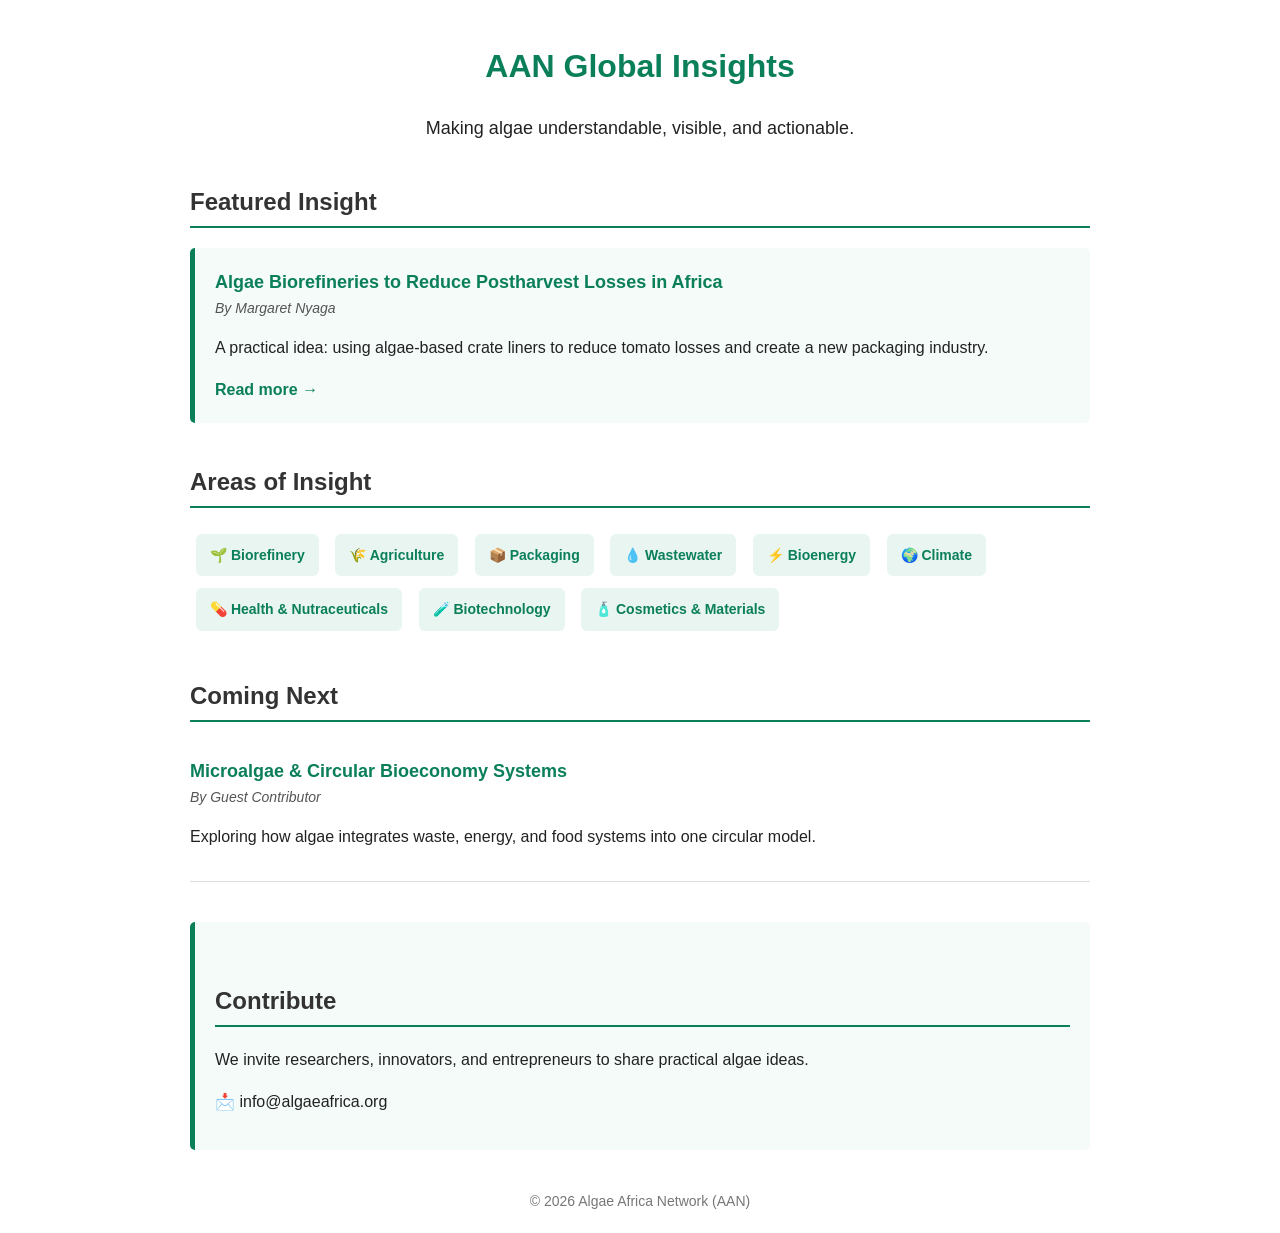
<file: aan-global-insights.html>
<!DOCTYPE html>
<html lang="en">
<head>
  <meta charset="UTF-8">
  <title>AAN Global Insights | Algae Africa Network</title>
  <meta name="viewport" content="width=device-width, initial-scale=1.0">
  
  <style>
    body {
      font-family: Arial, sans-serif;
      max-width: 900px;
      margin: auto;
      padding: 20px;
      line-height: 1.6;
      color: #222;
    }

    h1 {
      color: #0a7f5a;
      text-align: center;
    }

    h2 {
      margin-top: 40px;
      color: #333;
      border-bottom: 2px solid #0a7f5a;
      padding-bottom: 5px;
    }

    .intro {
      text-align: center;
      font-size: 18px;
      margin-bottom: 30px;
    }

    .featured {
      background: #f4fbf8;
      padding: 20px;
      border-left: 5px solid #0a7f5a;
      border-radius: 5px;
    }

    .post {
      border-bottom: 1px solid #ddd;
      padding: 15px 0;
    }

    .post-title {
      font-weight: bold;
      font-size: 18px;
      color: #0a7f5a;
    }

    .author {
      color: #555;
      font-size: 14px;
      font-style: italic;
    }

    .categories span {
      display: inline-block;
      background: #e8f5f0;
      margin: 6px;
      padding: 10px 14px;
      border-radius: 6px;
      font-size: 14px;
      font-weight: bold;
      color: #0a7f5a;
    }

    a {
      color: #0a7f5a;
      text-decoration: none;
      font-weight: bold;
    }

    .cta {
      background: #f4fbf8;
      padding: 20px;
      margin-top: 40px;
      border-left: 5px solid #0a7f5a;
      border-radius: 5px;
    }

    footer {
      margin-top: 40px;
      text-align: center;
      font-size: 14px;
      color: #777;
    }
  </style>
</head>

<body>

<h1>AAN Global Insights</h1>

<div class="intro">
  Making algae understandable, visible, and actionable.
</div>

<!-- Featured REAL POST -->
<h2>Featured Insight</h2>
<div class="featured">
  <div class="post-title">
    Algae Biorefineries to Reduce Postharvest Losses in Africa
  </div>
  <div class="author">By Margaret Nyaga</div>
  <p>
    A practical idea: using algae-based crate liners to reduce tomato losses and create a new packaging industry.
  </p>
  <a href="post1.html">Read more →</a>
</div>

<!-- Areas -->
<h2>Areas of Insight</h2>
<div class="categories">
  <span>🌱 Biorefinery</span>
  <span>🌾 Agriculture</span>
  <span>📦 Packaging</span>
  <span>💧 Wastewater</span>
  <span>⚡ Bioenergy</span>
  <span>🌍 Climate</span>
  <span>💊 Health & Nutraceuticals </span>
  <span>🧪 Biotechnology</span>
  <span>🧴 Cosmetics & Materials </span>
</div>

<!-- ONE upcoming -->
<h2>Coming Next</h2>
<div class="post">
  <div class="post-title">
    Microalgae & Circular Bioeconomy Systems
  </div>
  <div class="author">By Guest Contributor</div>
  <p>
    Exploring how algae integrates waste, energy, and food systems into one circular model.
  </p>
</div>

<!-- CTA -->
<div class="cta">
  <h2>Contribute</h2>
  <p>
    We invite researchers, innovators, and entrepreneurs to share practical algae ideas.
  </p>
  <p>
    📩 info@algaeafrica.org
  </p>
</div>

<footer>
  © 2026 Algae Africa Network (AAN)
</footer>

</body>
</html>
</file>
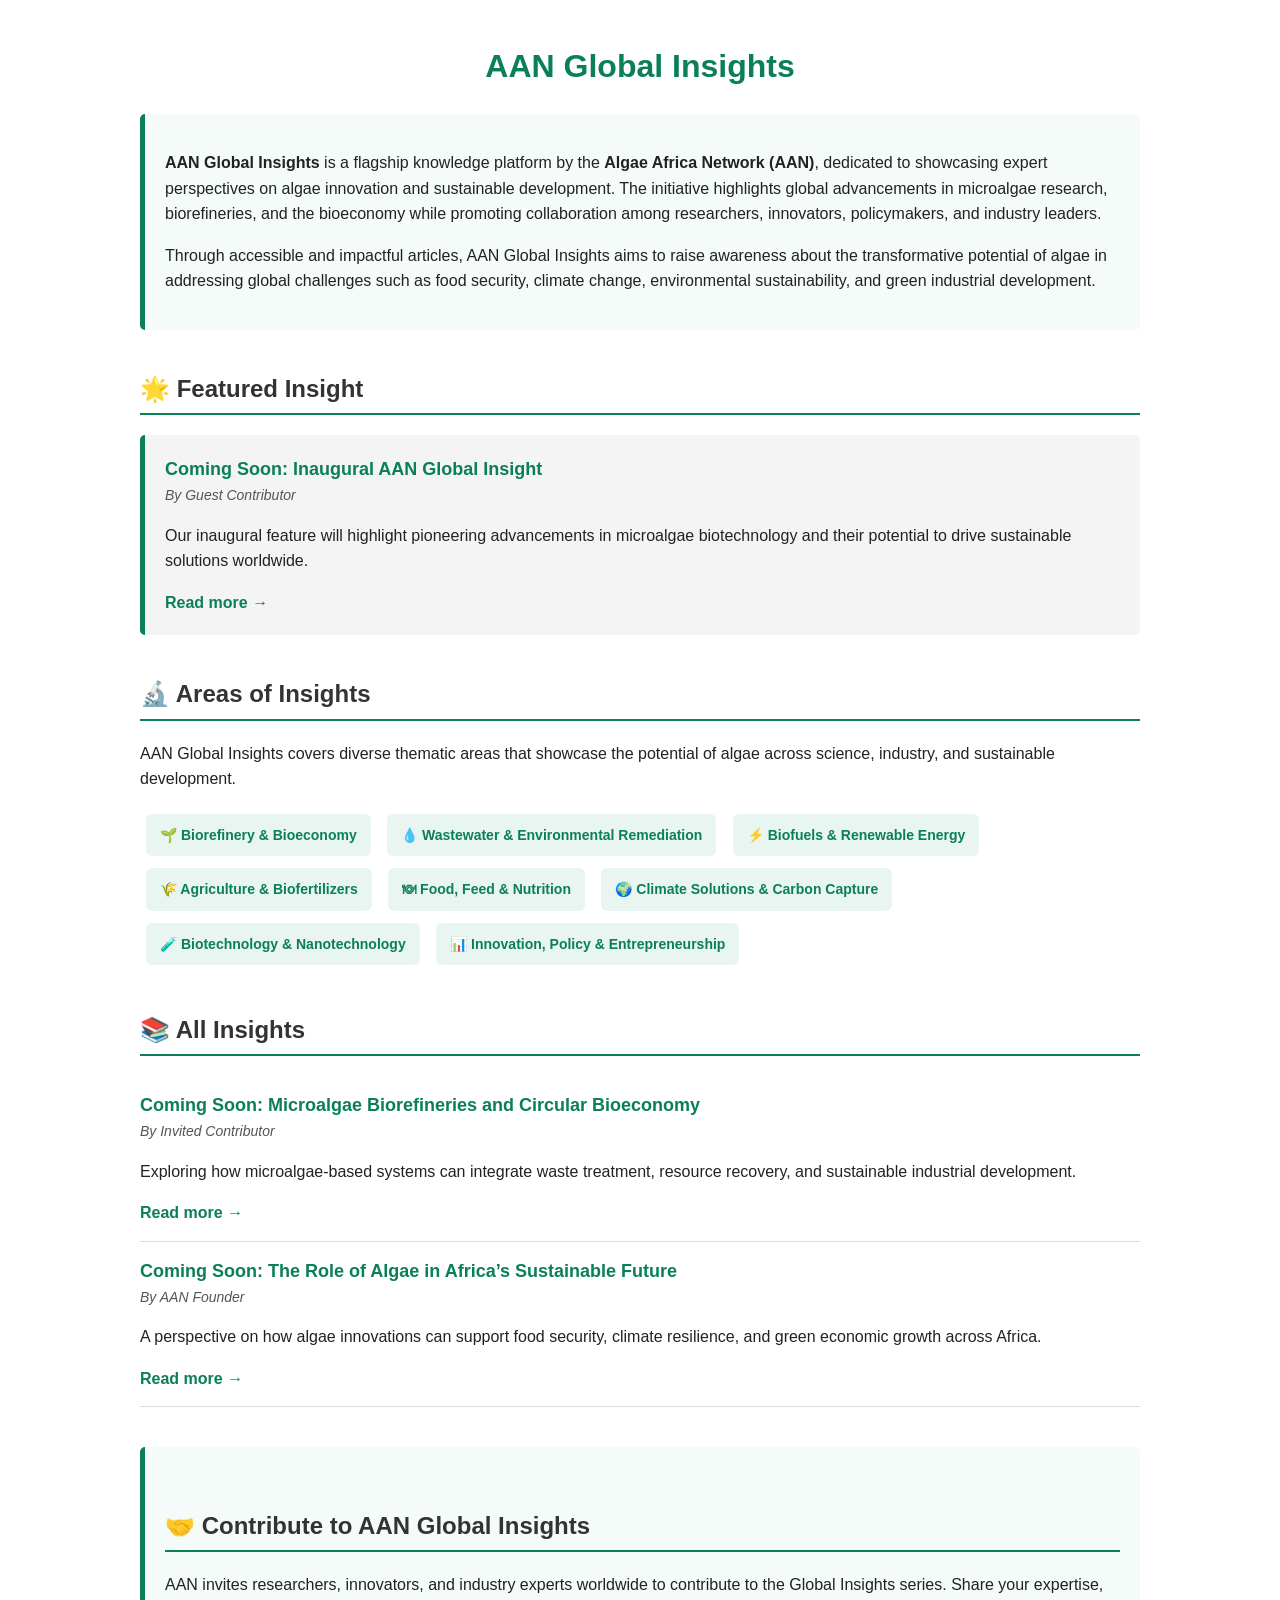
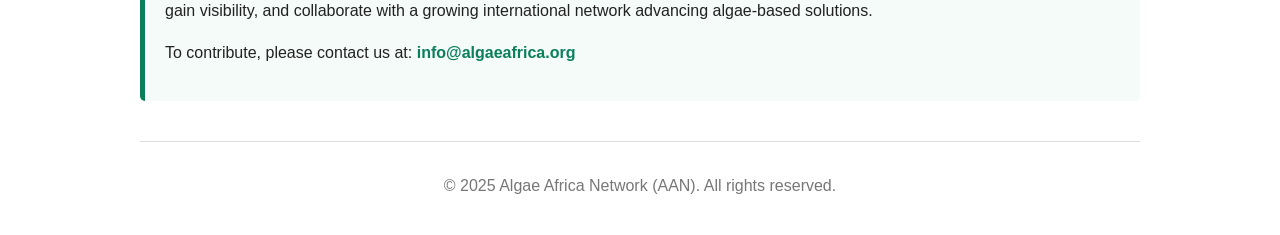
<file: aan-global-insights.html.html>
<!DOCTYPE html>
<html lang="en">
<head>
  <meta charset="UTF-8">
  <title>AAN Global Insights | Algae Africa Network</title>
  <meta name="viewport" content="width=device-width, initial-scale=1.0">
  
  <style>
    body {
      font-family: Arial, sans-serif;
      max-width: 1000px;
      margin: auto;
      padding: 20px;
      line-height: 1.6;
      color: #222;
      background-color: #ffffff;
    }

    h1 {
      color: #0a7f5a;
      text-align: center;
    }

    h2 {
      margin-top: 40px;
      color: #333;
      border-bottom: 2px solid #0a7f5a;
      padding-bottom: 5px;
    }

    p {
      font-size: 16px;
    }

    .intro {
      background: #f4fbf8;
      padding: 20px;
      border-left: 5px solid #0a7f5a;
      border-radius: 5px;
    }

    .featured {
      background: #f4f4f4;
      padding: 20px;
      border-left: 5px solid #0a7f5a;
      margin-top: 20px;
      border-radius: 5px;
    }

    .categories {
      margin-top: 15px;
    }

    .categories span {
      display: inline-block;
      background: #e8f5f0;
      margin: 6px;
      padding: 10px 14px;
      border-radius: 6px;
      font-size: 14px;
      font-weight: bold;
      color: #0a7f5a;
    }

    .post {
      border-bottom: 1px solid #ddd;
      padding: 15px 0;
    }

    .post-title {
      font-weight: bold;
      font-size: 18px;
      color: #0a7f5a;
    }

    .author {
      color: #555;
      font-size: 14px;
      font-style: italic;
    }

    a {
      color: #0a7f5a;
      text-decoration: none;
      font-weight: bold;
    }

    a:hover {
      text-decoration: underline;
    }

    .cta {
      background: #f4fbf8;
      padding: 20px;
      margin-top: 40px;
      border-left: 5px solid #0a7f5a;
      border-radius: 5px;
    }

    footer {
      margin-top: 40px;
      text-align: center;
      font-size: 14px;
      color: #777;
      border-top: 1px solid #ddd;
      padding-top: 15px;
    }
  </style>
</head>

<body>

  <!-- Page Title -->
  <h1>AAN Global Insights</h1>

  <!-- Description -->
  <div class="intro">
    <p>
      <strong>AAN Global Insights</strong> is a flagship knowledge platform by the
      <strong>Algae Africa Network (AAN)</strong>, dedicated to showcasing expert perspectives
      on algae innovation and sustainable development. The initiative highlights global
      advancements in microalgae research, biorefineries, and the bioeconomy while promoting
      collaboration among researchers, innovators, policymakers, and industry leaders.
    </p>
    <p>
      Through accessible and impactful articles, AAN Global Insights aims to raise awareness
      about the transformative potential of algae in addressing global challenges such as food
      security, climate change, environmental sustainability, and green industrial development.
    </p>
  </div>

  <!-- Featured Insight -->
  <h2>🌟 Featured Insight</h2>
  <div class="featured">
    <div class="post-title">
      Coming Soon: Inaugural AAN Global Insight
    </div>
    <div class="author">By Guest Contributor</div>
    <p>
      Our inaugural feature will highlight pioneering advancements in microalgae biotechnology
      and their potential to drive sustainable solutions worldwide.
    </p>
    <a href="#">Read more →</a>
  </div>

  <!-- Areas of Insights -->
  <h2>🔬 Areas of Insights</h2>
  <p>
    AAN Global Insights covers diverse thematic areas that showcase the potential of algae
    across science, industry, and sustainable development.
  </p>

  <div class="categories">
    <span>🌱 Biorefinery & Bioeconomy</span>
    <span>💧 Wastewater & Environmental Remediation</span>
    <span>⚡ Biofuels & Renewable Energy</span>
    <span>🌾 Agriculture & Biofertilizers</span>
    <span>🍽 Food, Feed & Nutrition</span>
    <span>🌍 Climate Solutions & Carbon Capture</span>
    <span>🧪 Biotechnology & Nanotechnology</span>
    <span>📊 Innovation, Policy & Entrepreneurship</span>
  </div>

  <!-- All Insights -->
  <h2>📚 All Insights</h2>

  <div class="post">
    <div class="post-title">Coming Soon: Microalgae Biorefineries and Circular Bioeconomy</div>
    <div class="author">By Invited Contributor</div>
    <p>
      Exploring how microalgae-based systems can integrate waste treatment, resource recovery,
      and sustainable industrial development.
    </p>
    <a href="#">Read more →</a>
  </div>

  <div class="post">
    <div class="post-title">Coming Soon: The Role of Algae in Africa’s Sustainable Future</div>
    <div class="author">By AAN Founder</div>
    <p>
      A perspective on how algae innovations can support food security, climate resilience,
      and green economic growth across Africa.
    </p>
    <a href="#">Read more →</a>
  </div>

  <!-- Call for Contributors -->
  <div class="cta">
    <h2>🤝 Contribute to AAN Global Insights</h2>
    <p>
      AAN invites researchers, innovators, and industry experts worldwide to contribute to the
      Global Insights series. Share your expertise, gain visibility, and collaborate with a growing
      international network advancing algae-based solutions.
    </p>
    <p>
      To contribute, please contact us at:
      <strong><a href="mailto:info@algaeafrica.org">info@algaeafrica.org</a></strong>
    </p>
  </div>

  <!-- Footer -->
  <footer>
    <p>© 2025 Algae Africa Network (AAN). All rights reserved.</p>
  </footer>

</body>
</html>
</file>
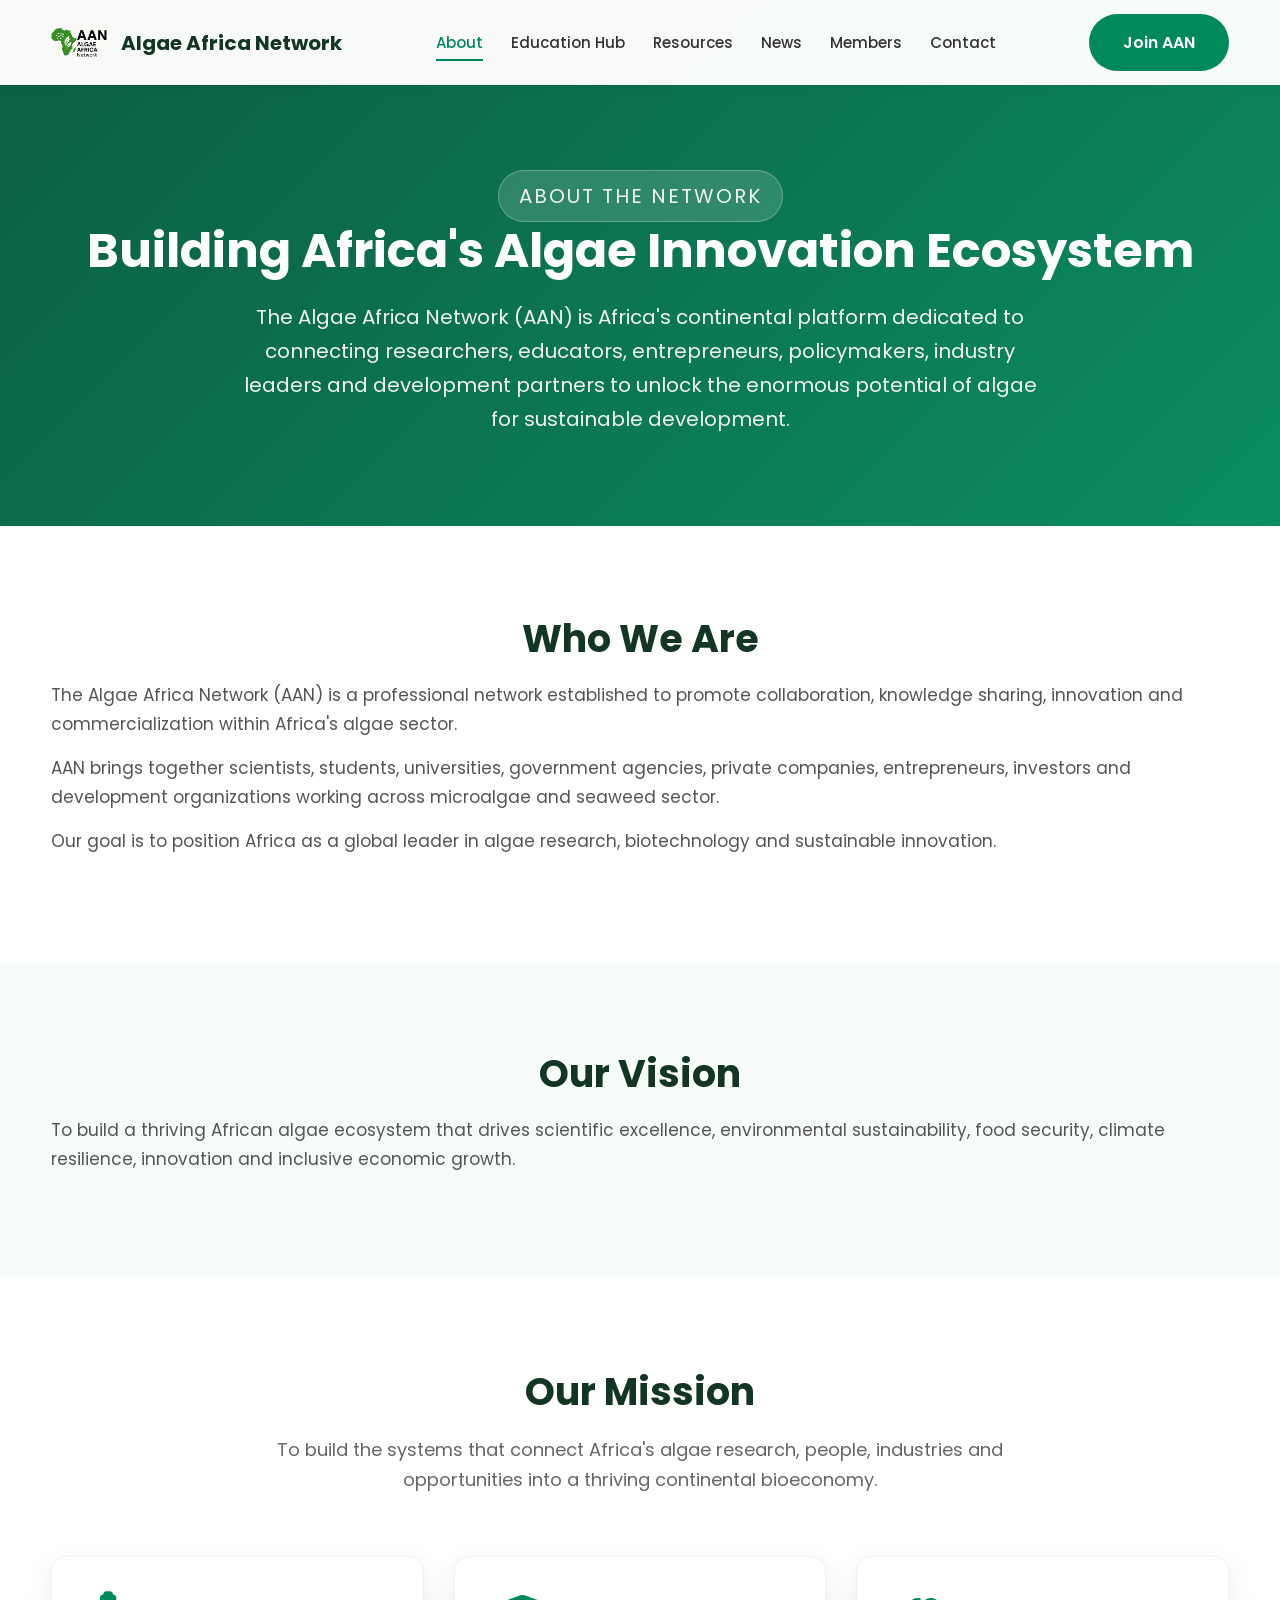
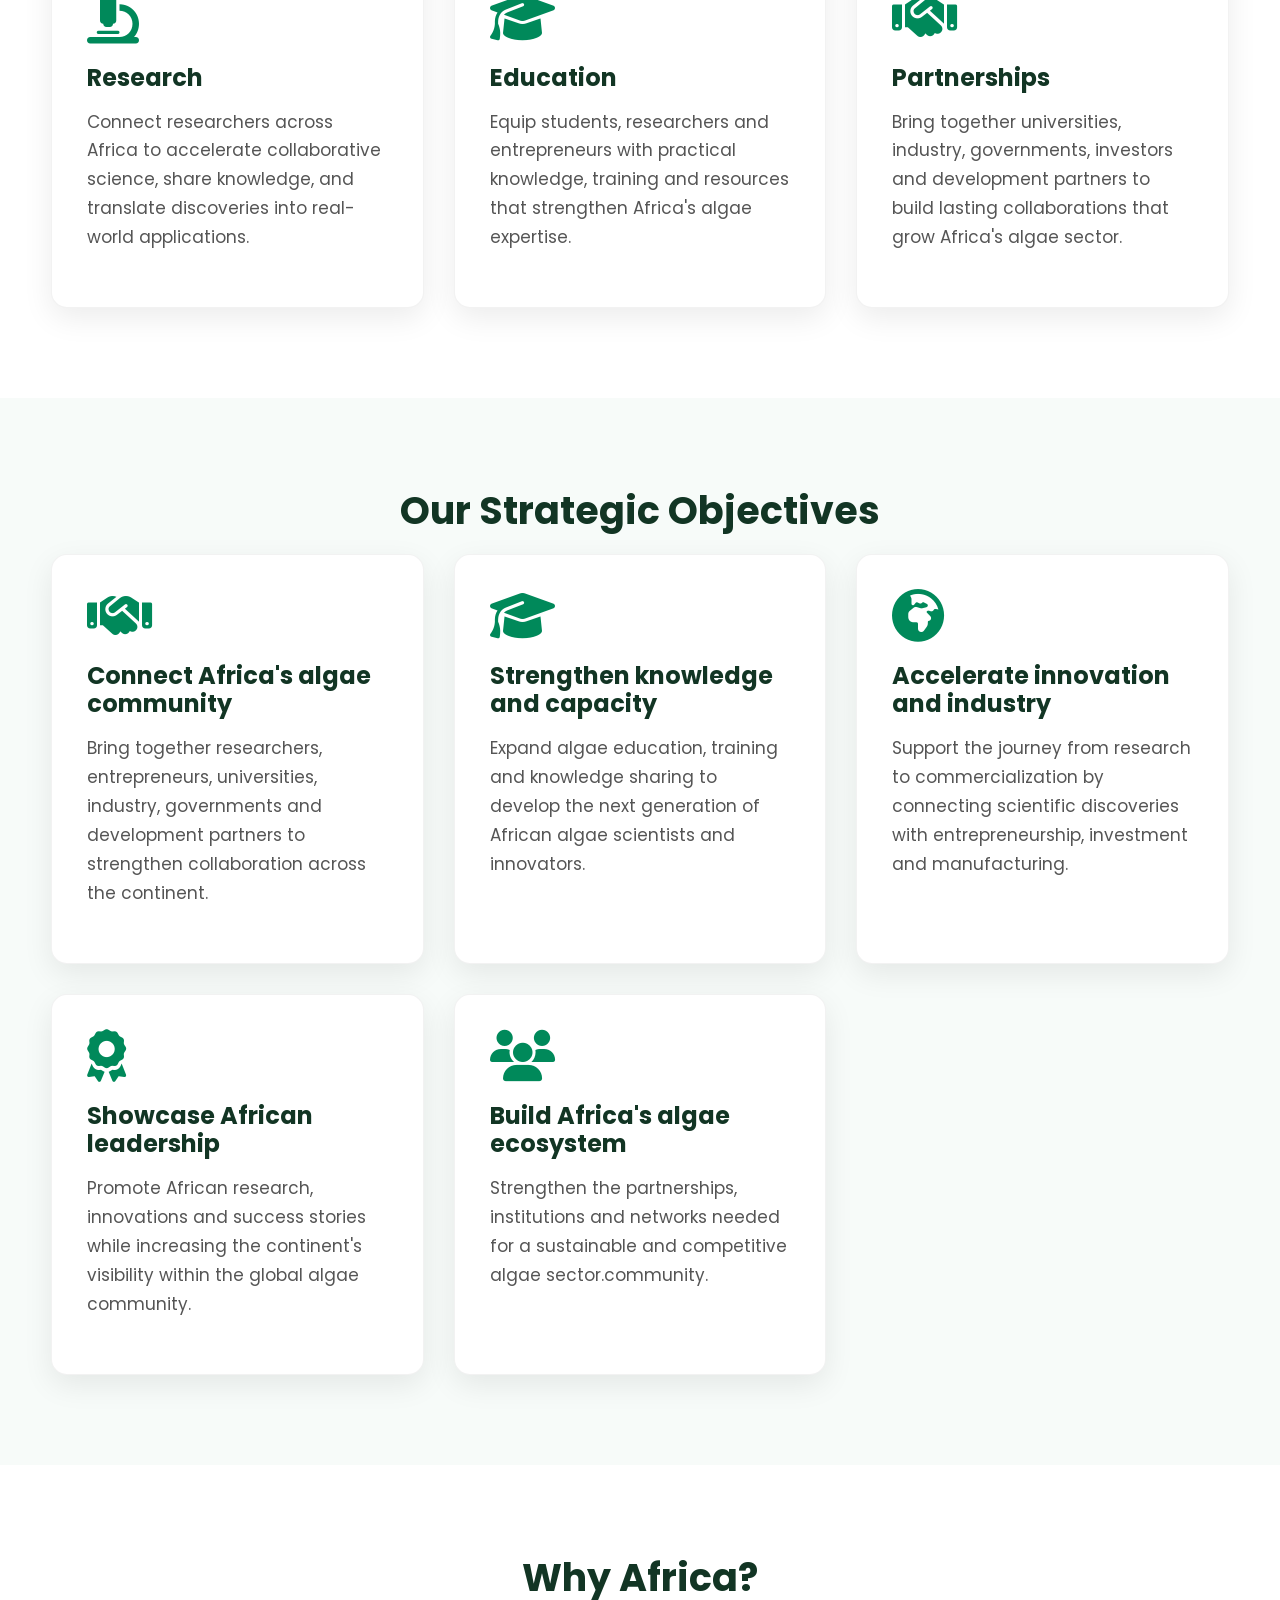
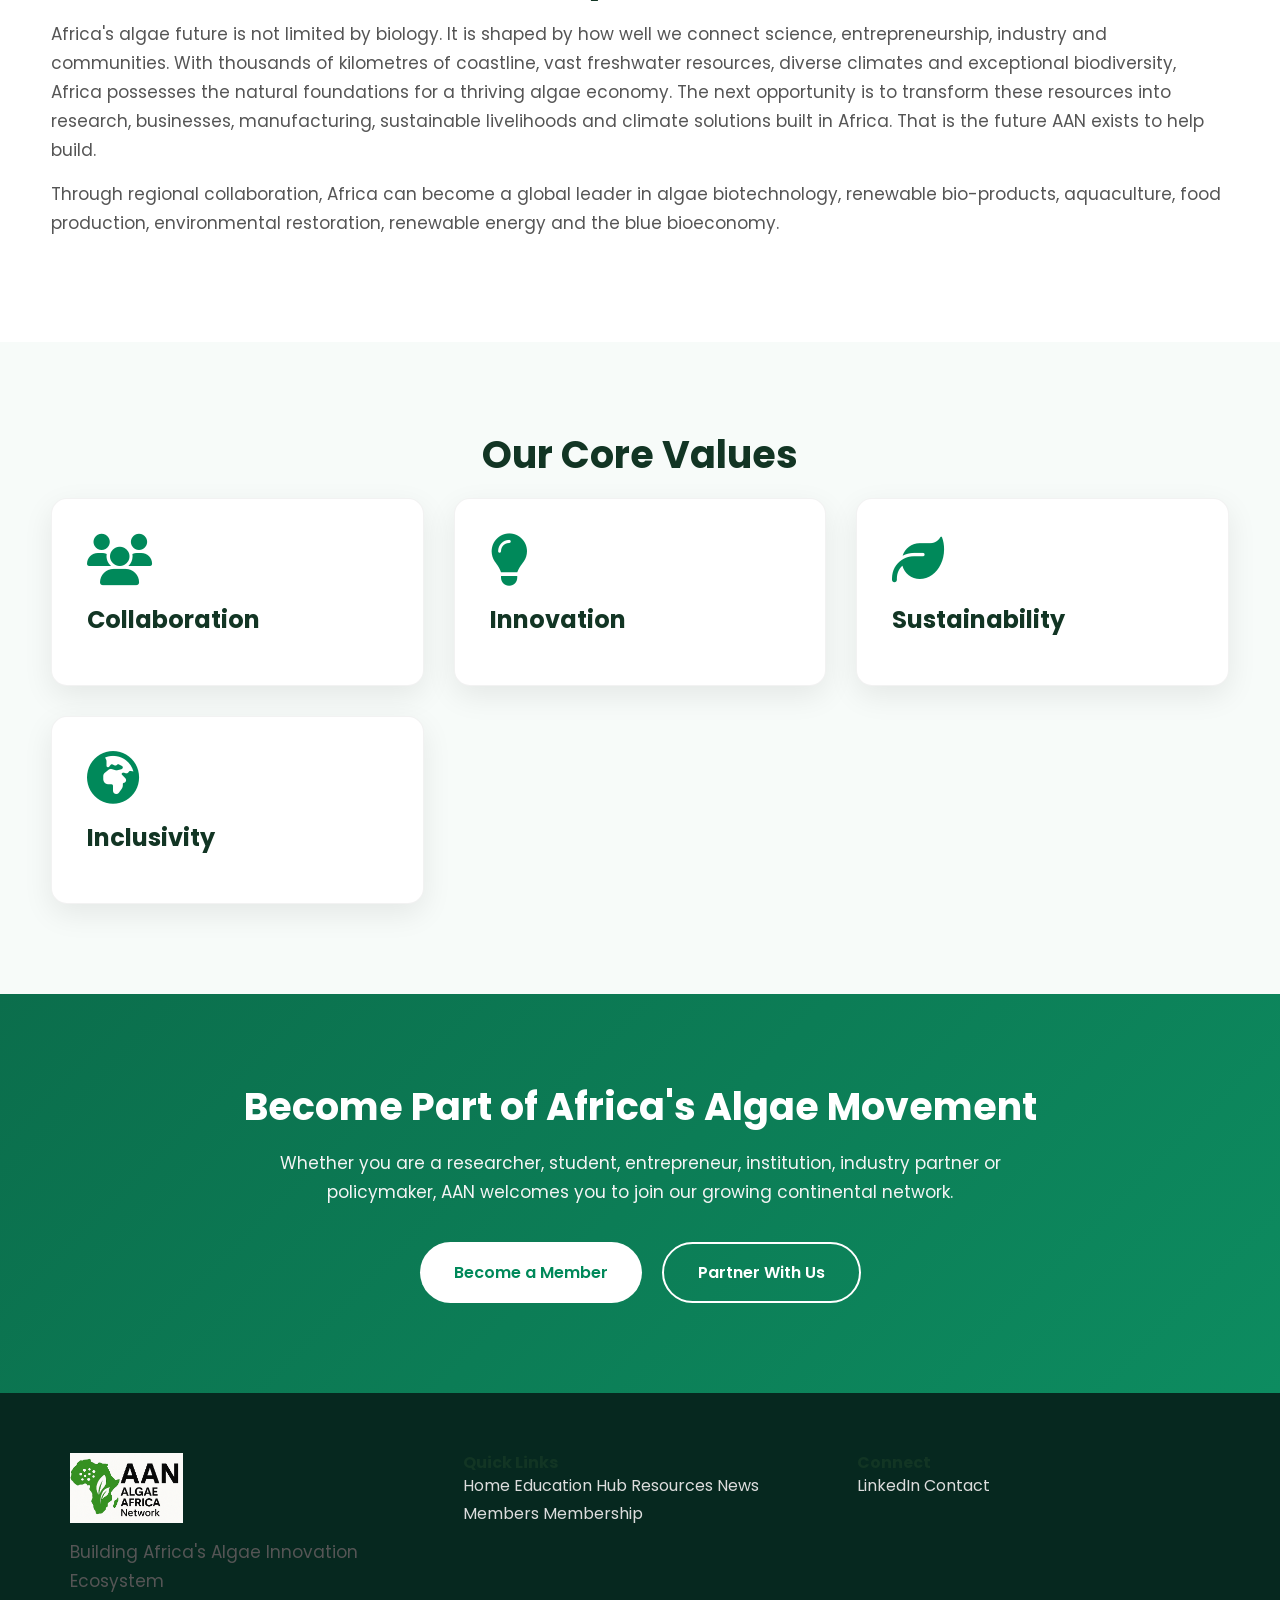
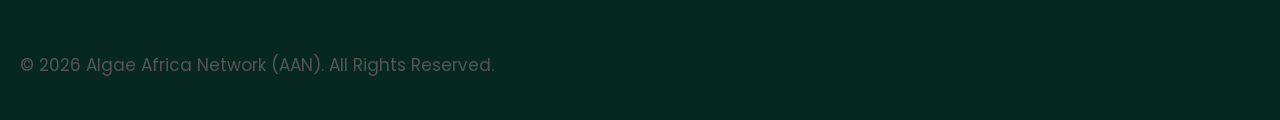
<file: about.html>
<!DOCTYPE html>
<html lang="en">

<head>

<meta charset="UTF-8">
<meta name="viewport" content="width=device-width, initial-scale=1.0">

<title>About | Algae Africa Network (AAN)</title>

<meta name="description"
content="Learn about the Algae Africa Network (AAN), our mission, vision, objectives, and commitment to advancing Africa's algae innovation ecosystem.">

<link rel="stylesheet" href="style.css">

<link rel="preconnect" href="https://fonts.googleapis.com">
<link rel="preconnect" href="https://fonts.gstatic.com" crossorigin>

<link href="https://fonts.googleapis.com/css2?family=Poppins:wght@300;400;500;600;700&display=swap" rel="stylesheet">

<link rel="stylesheet"
href="https://cdnjs.cloudflare.com/ajax/libs/font-awesome/6.6.0/css/all.min.css">

</head>

<body>

<!-- ================= HEADER ================= -->

<header>

<nav class="navbar container">

<a href="index.html" class="logo">

<img src="logo.png" alt="Algae Africa Network">

<span>Algae Africa Network</span>

</a>

<ul class="nav-links">

<li><a href="about.html" class="active">About</a></li>

<li><a href="education.html">Education Hub</a></li>

<li><a href="resources.html">Resources</a></li>

<li><a href="news.html">News</a></li>

<li><a href="members.html">Members</a></li>

<li><a href="contact.html">Contact</a></li>

</ul>

<a href="membership.html" class="join-btn">

Join AAN

</a>

</nav>

</header>

<!-- ================= PAGE HERO ================= -->

<section class="page-hero">

<div class="container">

<p class="hero-tag">

ABOUT THE NETWORK

</p>

<h1>

Building Africa's Algae Innovation Ecosystem

</h1>

<p>

The Algae Africa Network (AAN) is Africa's continental
platform dedicated to connecting researchers,
educators, entrepreneurs, policymakers,
industry leaders and development partners
to unlock the enormous potential of algae for sustainable development.

</p>

</div>

</section>

<!-- ================= WHO WE ARE ================= -->

<section class="section">

<div class="container">

<div class="two-column">

<div>

<h2>Who We Are</h2>

<p>

The Algae Africa Network (AAN) is a professional
network established to promote collaboration,
knowledge sharing, innovation and commercialization
within Africa's algae sector.

<p>

AAN brings together scientists, students,
universities, government agencies,
private companies, entrepreneurs,
investors and development organizations
working across microalgae and seaweed sector.

</p>

<p>

Our goal is to position Africa as a global leader
in algae research, biotechnology and sustainable innovation.

</p>

</div>
  
</div>

</div>

</section>

<!-- ================= VISION ================= -->

<section class="section light">

<div class="container">

<h2>Our Vision</h2>

<div class="vision-box">

<p>

To build a thriving African algae ecosystem that drives
scientific excellence,
environmental sustainability,
food security,
climate resilience,
innovation and inclusive economic growth.

</p>

</div>

</div>

</section>

<!-- ================= MISSION ================= -->

<section class="section">

<div class="container">

<h2>Our Mission</h2>

<p class="section-intro">

To build the systems that connect Africa's algae research, people, industries and opportunities into a thriving continental bioeconomy.

</p>

<div class="cards three">

<div class="card">

<i class="fas fa-microscope"></i>

<h3>Research</h3>

<p>

Connect researchers across Africa to accelerate collaborative science, share knowledge, and translate discoveries into real-world applications.

</p>

</div>

<div class="card">

<i class="fas fa-graduation-cap"></i>

<h3>Education</h3>

<p>

Equip students, researchers and entrepreneurs with practical knowledge, training and resources that strengthen Africa's algae expertise.

</p>

</div>

<div class="card">

<i class="fas fa-handshake"></i>

<h3>Partnerships</h3>

<p>

Bring together universities, industry, governments, investors and development partners to build lasting collaborations that grow Africa's algae sector.

</p>

</div>

</div>

</div>

</section>

<!-- ================= OBJECTIVES ================= -->

<section class="section light">

<div class="container">

<h2>Our Strategic Objectives</h2>

<div class="cards four">

<div class="card">

<i class="fas fa-handshake"></i>

<h3>Connect Africa's algae community</h3>

<p>

Bring together researchers, entrepreneurs, universities, industry, governments and development partners to strengthen collaboration across the continent.

</p>

</div>

<div class="card">

<i class="fas fa-graduation-cap"></i>

<h3>Strengthen knowledge and capacity</h3>

<p>

Expand algae education, training and knowledge sharing to develop the next generation of African algae scientists and innovators.

</p>

</div>

<div class="card">

<i class="fas fa-globe-africa"></i>

<h3>Accelerate innovation and industry</h3>

<p>

Support the journey from research to commercialization by connecting scientific discoveries with entrepreneurship, investment and manufacturing.

</p>

</div>

<div class="card">

<i class="fas fa-award"></i>

<h3>Showcase African leadership</h3>

<p>

Promote African research, innovations and success stories while increasing the continent's visibility within the global algae community.
</p>

</div>
<div class="card">

<i class="fas fa-users"></i>

<h3>Build Africa's algae ecosystem</h3>

<p>

Strengthen the partnerships, institutions and networks needed for a sustainable and competitive algae sector.community.
</p>

</div>
</div>

</div>

</section>

<!-- ================= WHY AFRICA ================= -->

<section class="section">

<div class="container">

<h2>Why Africa?</h2>

<p>

Africa's algae future is not limited by biology. It is shaped by how well we connect science, entrepreneurship, industry and communities.

With thousands of kilometres of coastline, vast freshwater resources, diverse climates and exceptional biodiversity, Africa possesses the natural foundations for a thriving algae economy. The next opportunity is to transform these resources into research, businesses, manufacturing, sustainable livelihoods and climate solutions built in Africa.

That is the future AAN exists to help build.

</p>

<p>

Through regional collaboration,
Africa can become a global leader in algae biotechnology,
renewable bio-products,
aquaculture,
food production,
environmental restoration,
renewable energy and the blue bioeconomy.

</p>

</div>

</section>

<!-- ================= VALUES ================= -->

<section class="section light">

<div class="container">

<h2>Our Core Values</h2>

<div class="cards four">

<div class="card">

<i class="fas fa-users"></i>

<h3>Collaboration</h3>

</div>

<div class="card">

<i class="fas fa-lightbulb"></i>

<h3>Innovation</h3>

</div>

<div class="card">

<i class="fas fa-leaf"></i>

<h3>Sustainability</h3>

</div>

<div class="card">

<i class="fas fa-globe-africa"></i>

<h3>Inclusivity</h3>

</div>

</div>

</div>

</section>

<!-- ================= CTA ================= -->

<section class="cta">

<div class="container">

<h2>

Become Part of Africa's Algae Movement

</h2>

<p>

Whether you are a researcher,
student,
entrepreneur,
institution,
industry partner or policymaker,
AAN welcomes you to join our growing continental network.

</p>

<div class="hero-buttons">

<a href="membership.html" class="btn-primary">

Become a Member

</a>

<a href="contact.html" class="btn-secondary">

Partner With Us

</a>

</div>

</div>

</section>

<!-- ================= FOOTER ================= -->

<footer>

<div class="container footer-grid">

<div>

<img src="logo.png" class="footer-logo" alt="AAN Logo">

<p>

Building Africa's Algae Innovation Ecosystem

</p>

</div>

<div>

<h4>Quick Links</h4>

<a href="index.html">Home</a>
<a href="education.html">Education Hub</a>
<a href="resources.html">Resources</a>
<a href="news.html">News</a>
<a href="members.html">Members</a>
<a href="membership.html">Membership</a>

</div>

<div>

<h4>Connect</h4>

<a href="#">LinkedIn</a>
  
<a href="contact.html">Contact</a>

</div>

</div>

<p class="copyright">

© 2026 Algae Africa Network (AAN). All Rights Reserved.

</p>

</footer>

<script src="members.js"></script>
<script src="script.js"></script>

</body>
</html>
</file>
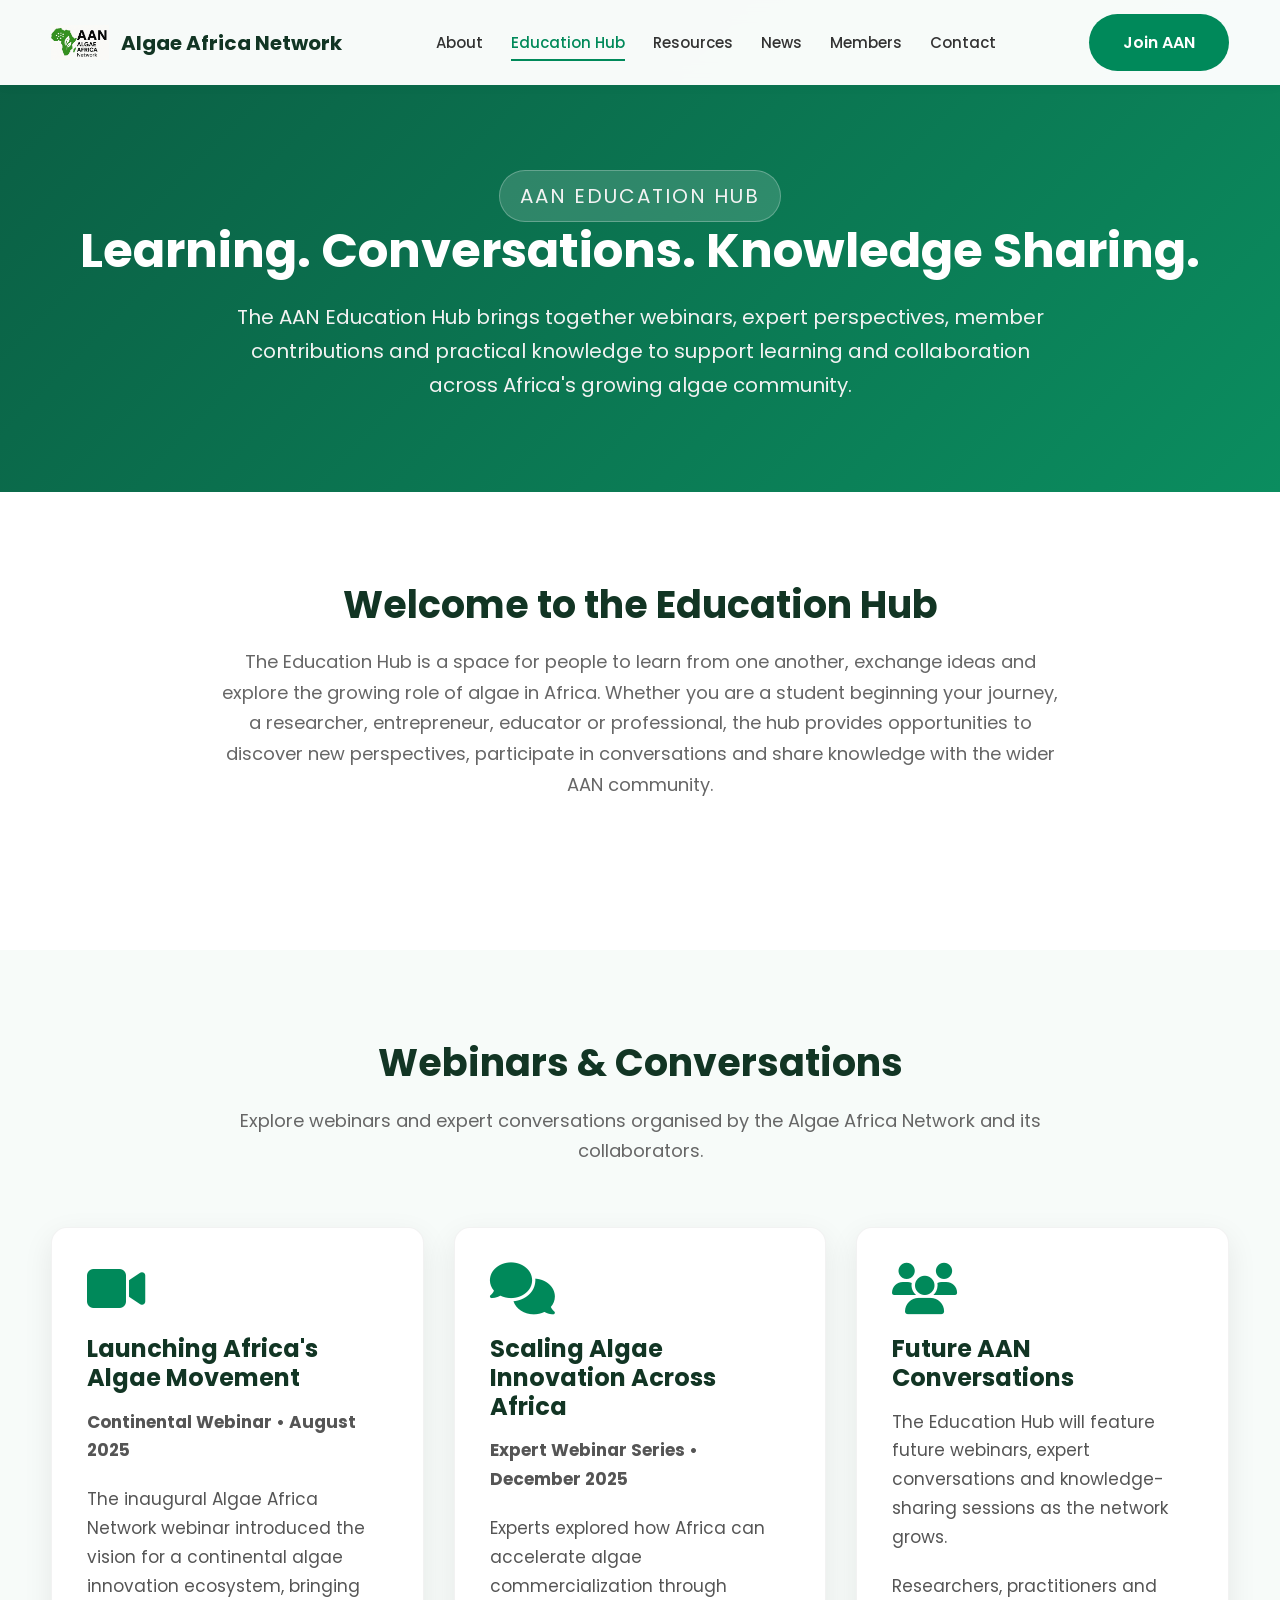
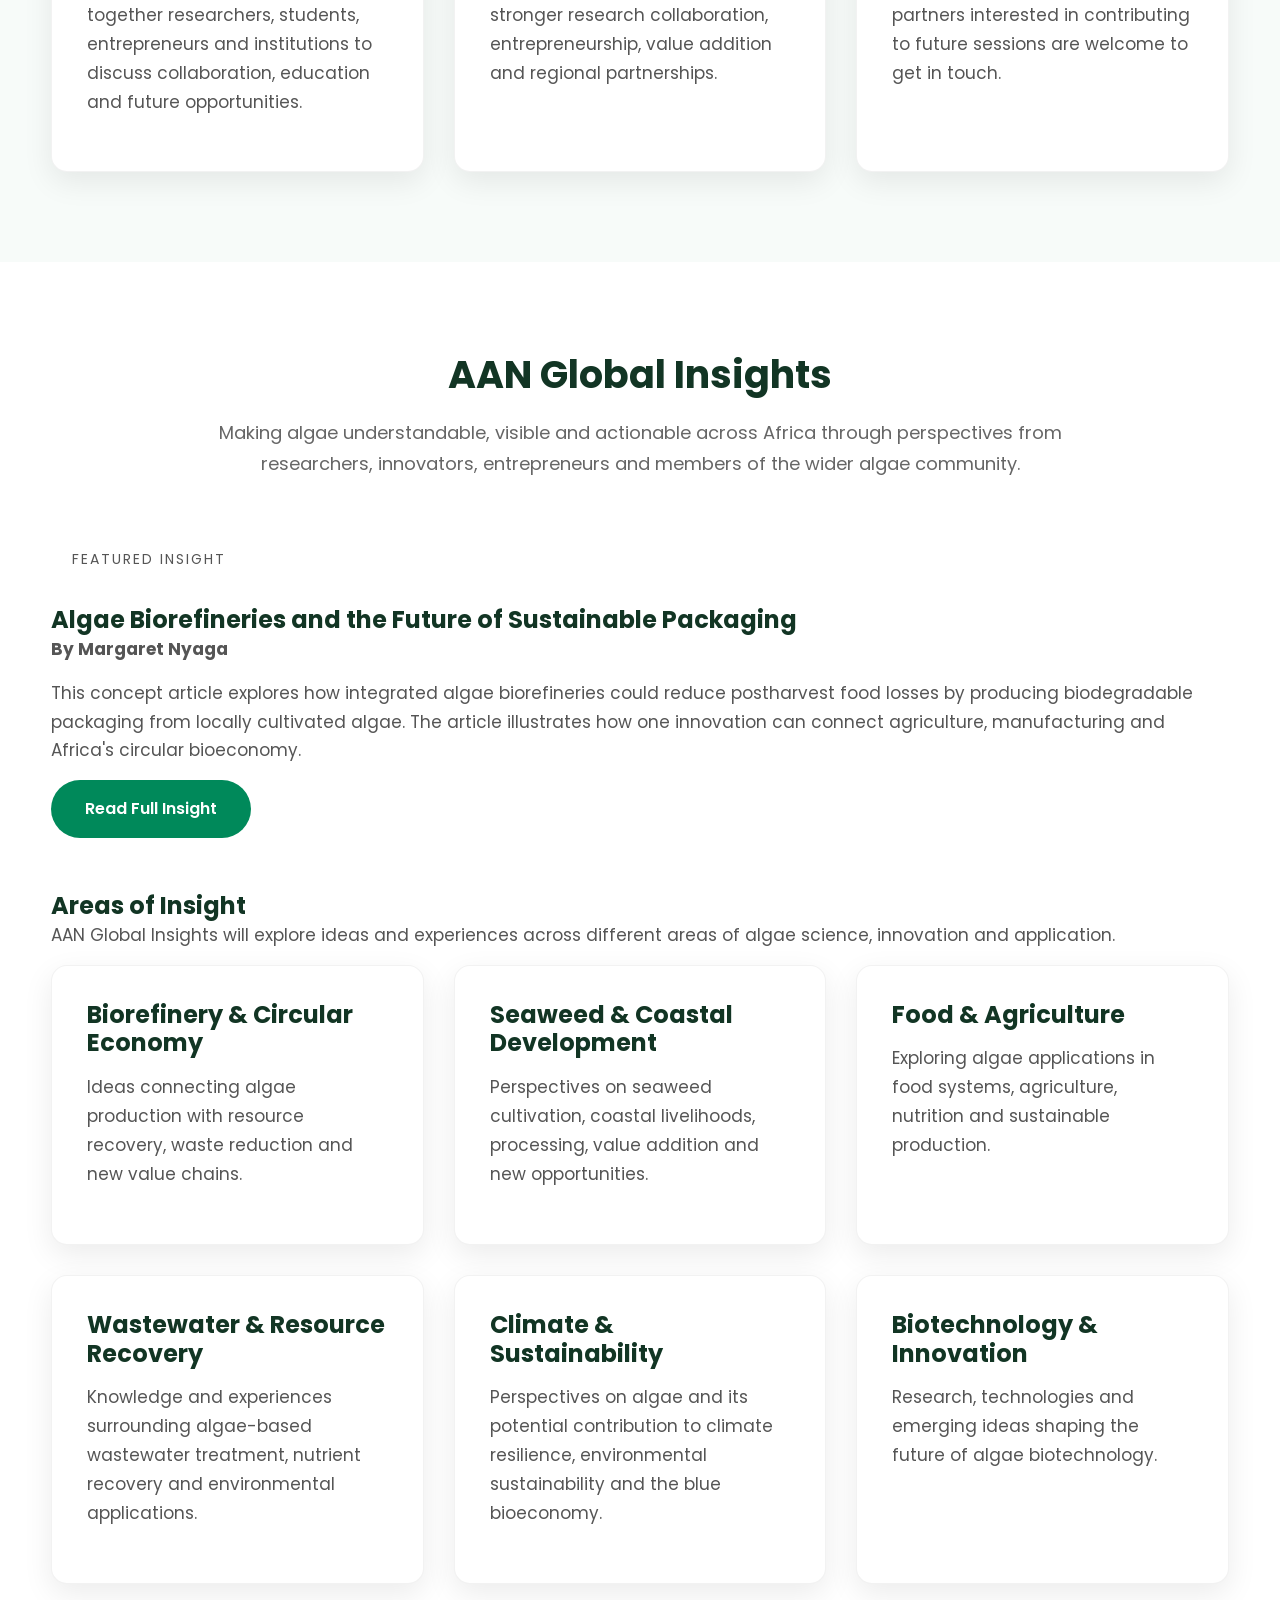
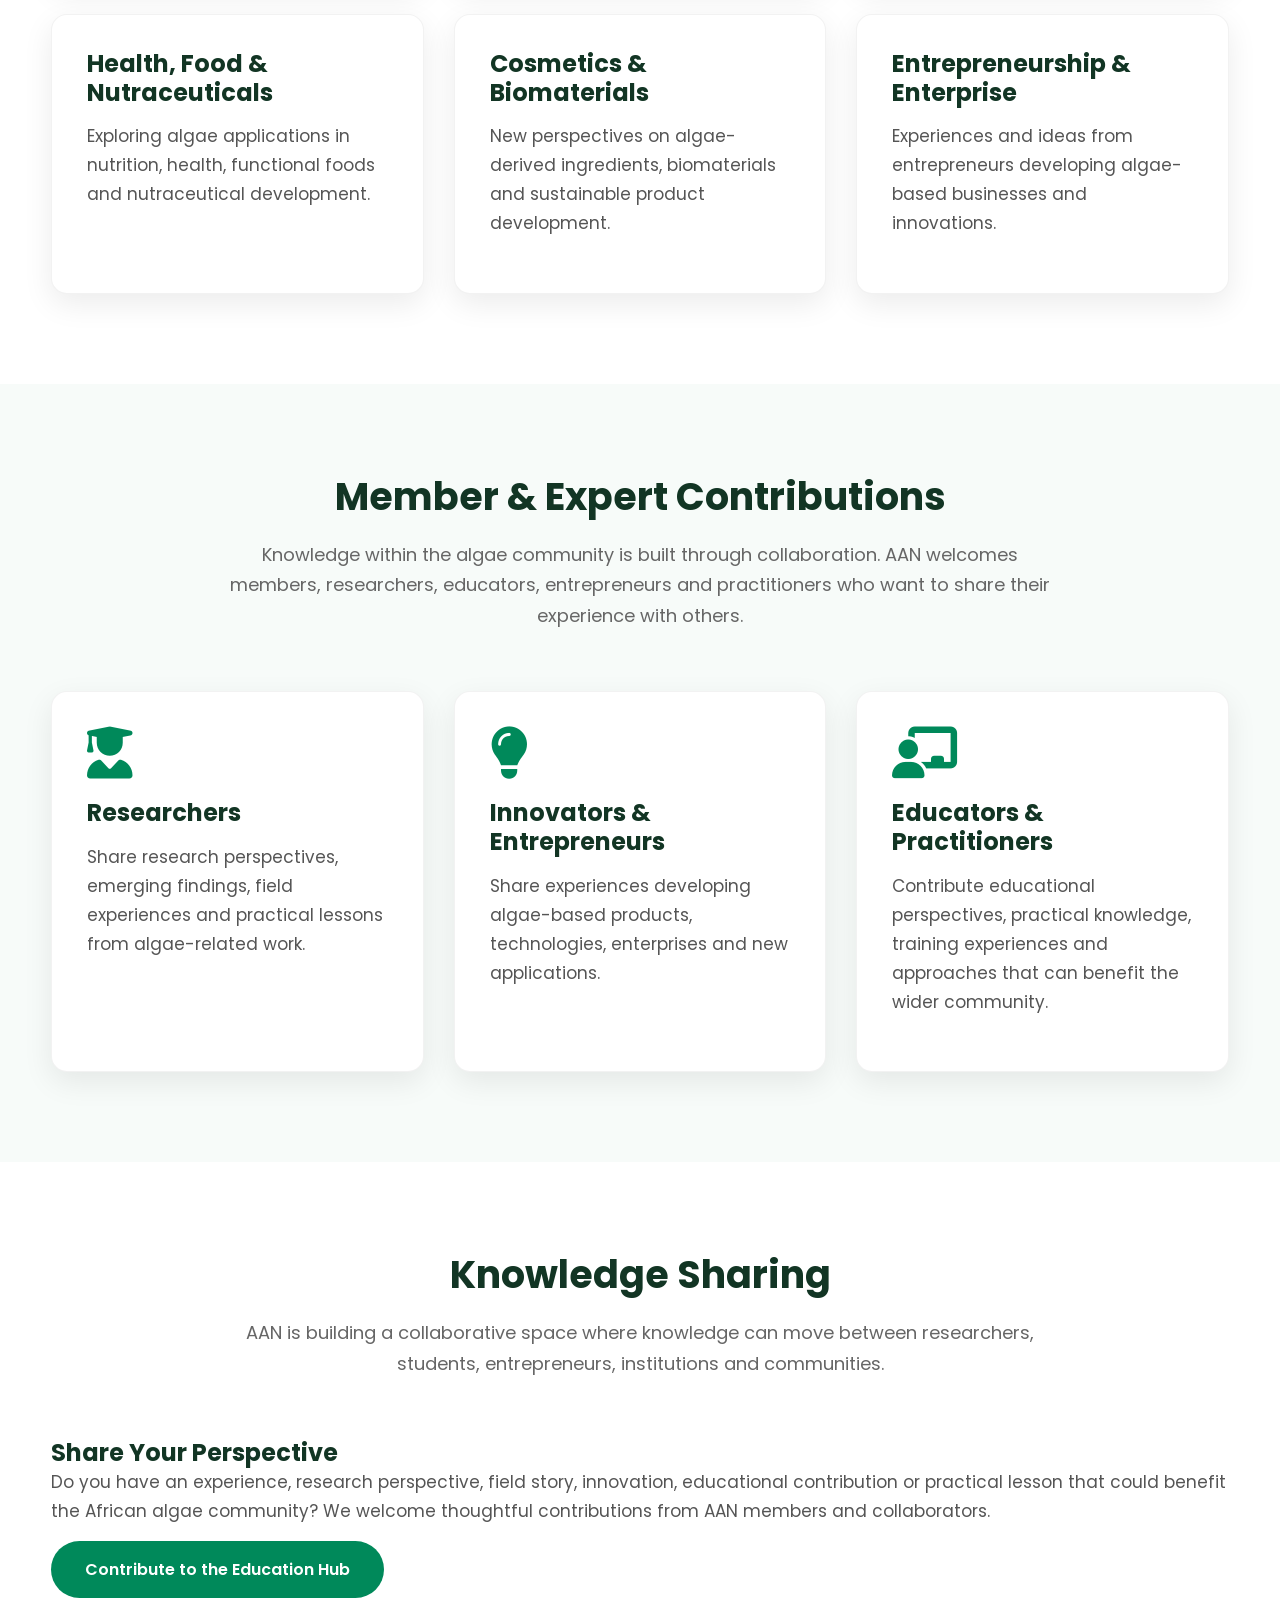
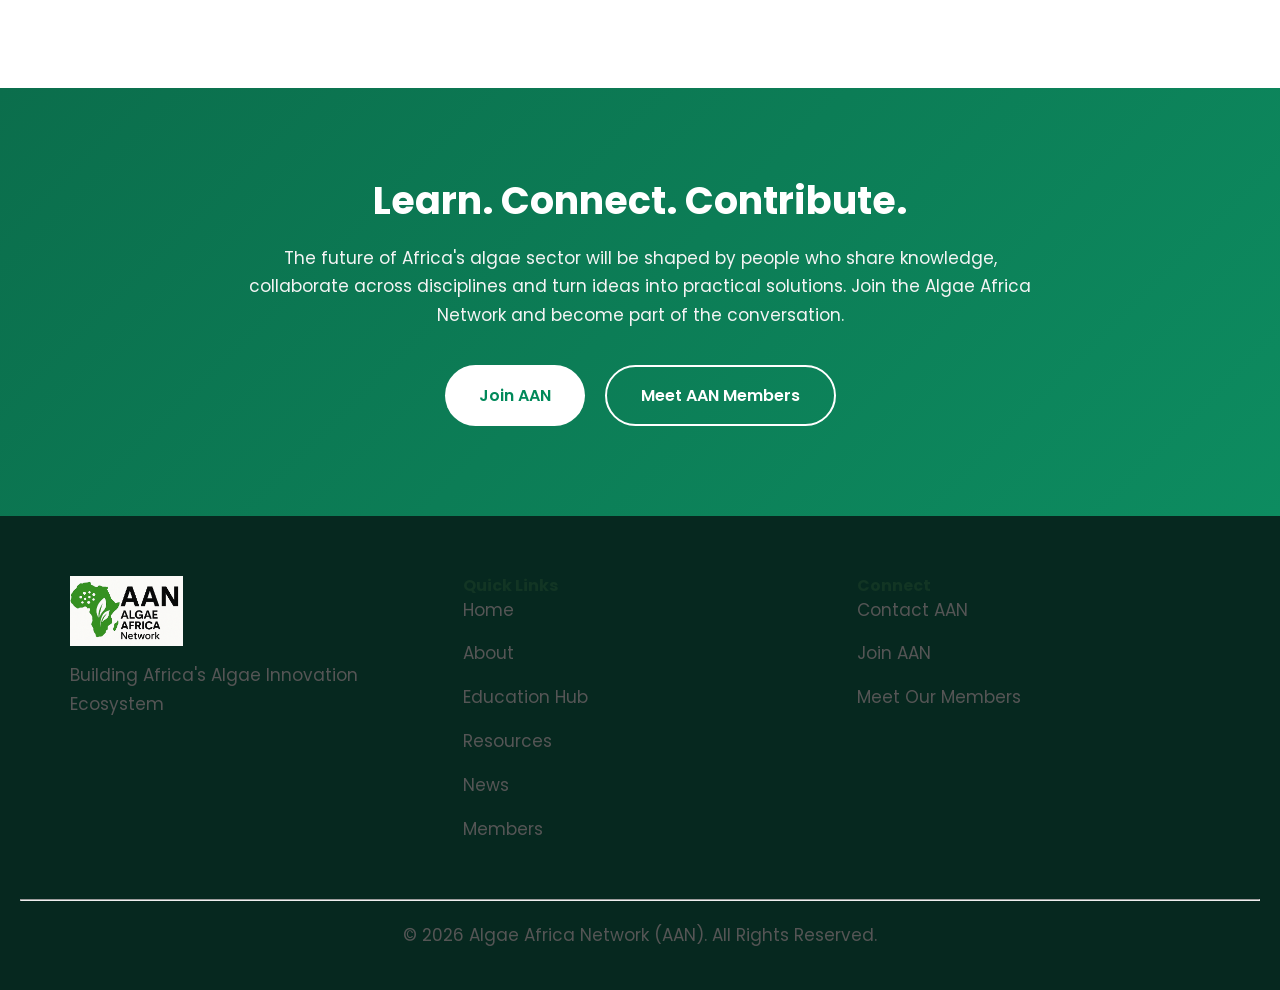
<file: education.html>
<!DOCTYPE html>

<html lang="en">

<head>

<meta charset="UTF-8">
<meta name="viewport" content="width=device-width, initial-scale=1.0">

<title>Education Hub | Algae Africa Network (AAN)</title>

<meta name="description"
content="The Algae Africa Network Education Hub connects researchers, students, entrepreneurs and professionals through webinars, global insights, expert contributions and knowledge sharing.">

<link rel="stylesheet" href="style.css">

<link rel="preconnect" href="https://fonts.googleapis.com">

<link rel="preconnect" href="https://fonts.gstatic.com" crossorigin>

<link href="https://fonts.googleapis.com/css2?family=Poppins:wght@300;400;500;600;700&display=swap" rel="stylesheet">

<link rel="stylesheet"
href="https://cdnjs.cloudflare.com/ajax/libs/font-awesome/6.6.0/css/all.min.css">

</head>

<body>

<!-- ================= HEADER ================= -->

<header>

<nav class="navbar container">

<a href="index.html" class="logo">

<img src="logo.png" alt="AAN Logo">

<span>Algae Africa Network</span>

</a>

<ul class="nav-links">

<li>
<a href="about.html">About</a>
</li>

<li>
<a href="education.html" class="active">Education Hub</a>
</li>

<li>
<a href="resources.html">Resources</a>
</li>

<li>
<a href="news.html">News</a>
</li>

<li>
<a href="members.html">Members</a>
</li>

<li>
<a href="contact.html">Contact</a>
</li>

</ul>

<a href="membership.html" class="join-btn">

Join AAN

</a>

</nav>

</header>

<!-- ================= HERO ================= -->

<section class="page-hero">

<div class="container">

<p class="hero-tag">

AAN EDUCATION HUB

</p>

<h1>

Learning. Conversations. Knowledge Sharing.

</h1>

<p>

The AAN Education Hub brings together webinars,
expert perspectives, member contributions and practical
knowledge to support learning and collaboration across
Africa's growing algae community.

</p>

</div>

</section>

<!-- ================= INTRO ================= -->

<section class="section">

<div class="container">

<h2>

Welcome to the Education Hub

</h2>

<p class="section-intro">

The Education Hub is a space for people to learn from one
another, exchange ideas and explore the growing role of algae
in Africa.

Whether you are a student beginning your journey, a researcher,
entrepreneur, educator or professional, the hub provides
opportunities to discover new perspectives, participate in
conversations and share knowledge with the wider AAN community.

</p>

</div>

</section>

<!-- ================= WEBINARS ================= -->

<section class="section light">

<div class="container">

<h2>

Webinars & Conversations

</h2>

<p class="section-intro">

Explore webinars and expert conversations organised by the
Algae Africa Network and its collaborators.

</p>

<div class="cards three">

<div class="card">

<i class="fas fa-video fa-2x"></i>

<h3>

Launching Africa's Algae Movement

</h3>

<p>

<strong>Continental Webinar • August 2025</strong>

</p>

<p>

The inaugural Algae Africa Network webinar introduced the
vision for a continental algae innovation ecosystem, bringing
together researchers, students, entrepreneurs and institutions
to discuss collaboration, education and future opportunities.

</p>

</div>

<div class="card">

<i class="fas fa-comments fa-2x"></i>

<h3>

Scaling Algae Innovation Across Africa

</h3>

<p>

<strong>Expert Webinar Series • December 2025</strong>

</p>

<p>

Experts explored how Africa can accelerate algae
commercialization through stronger research collaboration,
entrepreneurship, value addition and regional partnerships.

</p>

</div>

<div class="card">

<i class="fas fa-users fa-2x"></i>

<h3>

Future AAN Conversations

</h3>

<p>

The Education Hub will feature future webinars, expert
conversations and knowledge-sharing sessions as the
network grows.

</p>

<p>

Researchers, practitioners and partners interested in
contributing to future sessions are welcome to get in touch.

</p>

</div>

</div>

</div>

</section>

<!-- ================= GLOBAL INSIGHTS ================= -->

<section class="section">

<div class="container">

<h2>

AAN Global Insights

</h2>

<p class="section-intro">

Making algae understandable, visible and actionable across
Africa through perspectives from researchers, innovators,
entrepreneurs and members of the wider algae community.

</p>

<!-- FEATURED INSIGHT -->

<div class="featured-resource">

<p class="hero-tag">

FEATURED INSIGHT

</p>

<h3>

Algae Biorefineries and the Future of Sustainable Packaging

</h3>

<p>

<strong>By Margaret Nyaga</strong>

</p>

<p>

This concept article explores how integrated algae
biorefineries could reduce postharvest food losses by
producing biodegradable packaging from locally cultivated
algae.

The article illustrates how one innovation can connect
agriculture, manufacturing and Africa's circular bioeconomy.

</p>

<a href="post1.html" class="btn-primary">

Read Full Insight

</a>

</div>

<br><br>

<!-- INSIGHT AREAS -->

<h3>

Areas of Insight

</h3>

<p>

AAN Global Insights will explore ideas and experiences across
different areas of algae science, innovation and application.

</p>

<div class="cards three">

<div class="card">

<h3>Biorefinery & Circular Economy</h3>

<p>

Ideas connecting algae production with resource recovery,
waste reduction and new value chains.

</p>

</div>

<div class="card">

<h3>Seaweed & Coastal Development</h3>

<p>

Perspectives on seaweed cultivation, coastal livelihoods,
processing, value addition and new opportunities.

</p>

</div>

<div class="card">

<h3>Food & Agriculture</h3>

<p>

Exploring algae applications in food systems, agriculture,
nutrition and sustainable production.

</p>

</div>

<div class="card">

<h3>Wastewater & Resource Recovery</h3>

<p>

Knowledge and experiences surrounding algae-based wastewater
treatment, nutrient recovery and environmental applications.

</p>

</div>

<div class="card">

<h3>Climate & Sustainability</h3>

<p>

Perspectives on algae and its potential contribution to
climate resilience, environmental sustainability and the
blue bioeconomy.

</p>

</div>

<div class="card">

<h3>Biotechnology & Innovation</h3>

<p>

Research, technologies and emerging ideas shaping the future
of algae biotechnology.

</p>

</div>

<div class="card">

<h3>Health, Food & Nutraceuticals</h3>

<p>

Exploring algae applications in nutrition, health,
functional foods and nutraceutical development.

</p>

</div>

<div class="card">

<h3>Cosmetics & Biomaterials</h3>

<p>

New perspectives on algae-derived ingredients,
biomaterials and sustainable product development.

</p>

</div>

<div class="card">

<h3>Entrepreneurship & Enterprise</h3>

<p>

Experiences and ideas from entrepreneurs developing
algae-based businesses and innovations.

</p>

</div>

</div>

</div>

</section>

<!-- ================= MEMBER & EXPERT CONTRIBUTIONS ================= -->

<section class="section light">

<div class="container">

<h2>

Member & Expert Contributions

</h2>

<p class="section-intro">

Knowledge within the algae community is built through
collaboration. AAN welcomes members, researchers, educators,
entrepreneurs and practitioners who want to share their
experience with others.

</p>

<div class="cards three">

<div class="card">

<i class="fas fa-user-graduate fa-2x"></i>

<h3>

Researchers

</h3>

<p>

Share research perspectives, emerging findings, field
experiences and practical lessons from algae-related work.

</p>

</div>

<div class="card">

<i class="fas fa-lightbulb fa-2x"></i>

<h3>

Innovators & Entrepreneurs

</h3>

<p>

Share experiences developing algae-based products,
technologies, enterprises and new applications.

</p>

</div>

<div class="card">

<i class="fas fa-chalkboard-teacher fa-2x"></i>

<h3>

Educators & Practitioners

</h3>

<p>

Contribute educational perspectives, practical knowledge,
training experiences and approaches that can benefit the
wider community.

</p>

</div>

</div>

</div>

</section>

<!-- ================= KNOWLEDGE SHARING ================= -->

<section class="section">

<div class="container">

<h2>

Knowledge Sharing

</h2>

<p class="section-intro">

AAN is building a collaborative space where knowledge can
move between researchers, students, entrepreneurs,
institutions and communities.

</p>

<div class="featured-resource">

<h3>

Share Your Perspective

</h3>

<p>

Do you have an experience, research perspective, field story,
innovation, educational contribution or practical lesson that
could benefit the African algae community?

We welcome thoughtful contributions from AAN members and
collaborators.

</p>

<a href="contact.html" class="btn-primary">

Contribute to the Education Hub

</a>

</div>

</div>

</section>

<!-- ================= CTA ================= -->

<section class="cta">

<div class="container">

<h2>

Learn. Connect. Contribute.

</h2>

<p>

The future of Africa's algae sector will be shaped by people
who share knowledge, collaborate across disciplines and turn
ideas into practical solutions.

Join the Algae Africa Network and become part of the
conversation.

</p>

<div class="hero-buttons">

<a href="membership.html" class="btn-primary">

Join AAN

</a>

<a href="members.html" class="btn-secondary">

Meet AAN Members

</a>

</div>

</div>

</section>

<!-- ================= FOOTER ================= -->

<footer>

<div class="container footer-grid">

<div>

<img src="logo.png" class="footer-logo" alt="AAN Logo">

<p>

Building Africa's Algae Innovation Ecosystem

</p>

</div>

<div>

<h4>Quick Links</h4>

<p>
<a href="index.html">Home</a>
</p>

<p>
<a href="about.html">About</a>
</p>

<p>
<a href="education.html">Education Hub</a>
</p>

<p>
<a href="resources.html">Resources</a>
</p>

<p>
<a href="news.html">News</a>
</p>

<p>
<a href="members.html">Members</a>
</p>

</div>

<div>

<h4>Connect</h4>

<p>

<a href="contact.html">

Contact AAN

</a>

</p>

<p>

<a href="membership.html">

Join AAN

</a>

</p>

<p>

<a href="members.html">

Meet Our Members

</a>

</p>

</div>

</div>

<hr>

<p style="text-align:center;margin-top:20px;">

© 2026 Algae Africa Network (AAN). All Rights Reserved.

</p>

</footer>

<script src="script.js"></script>

</body>

</html>
</file>
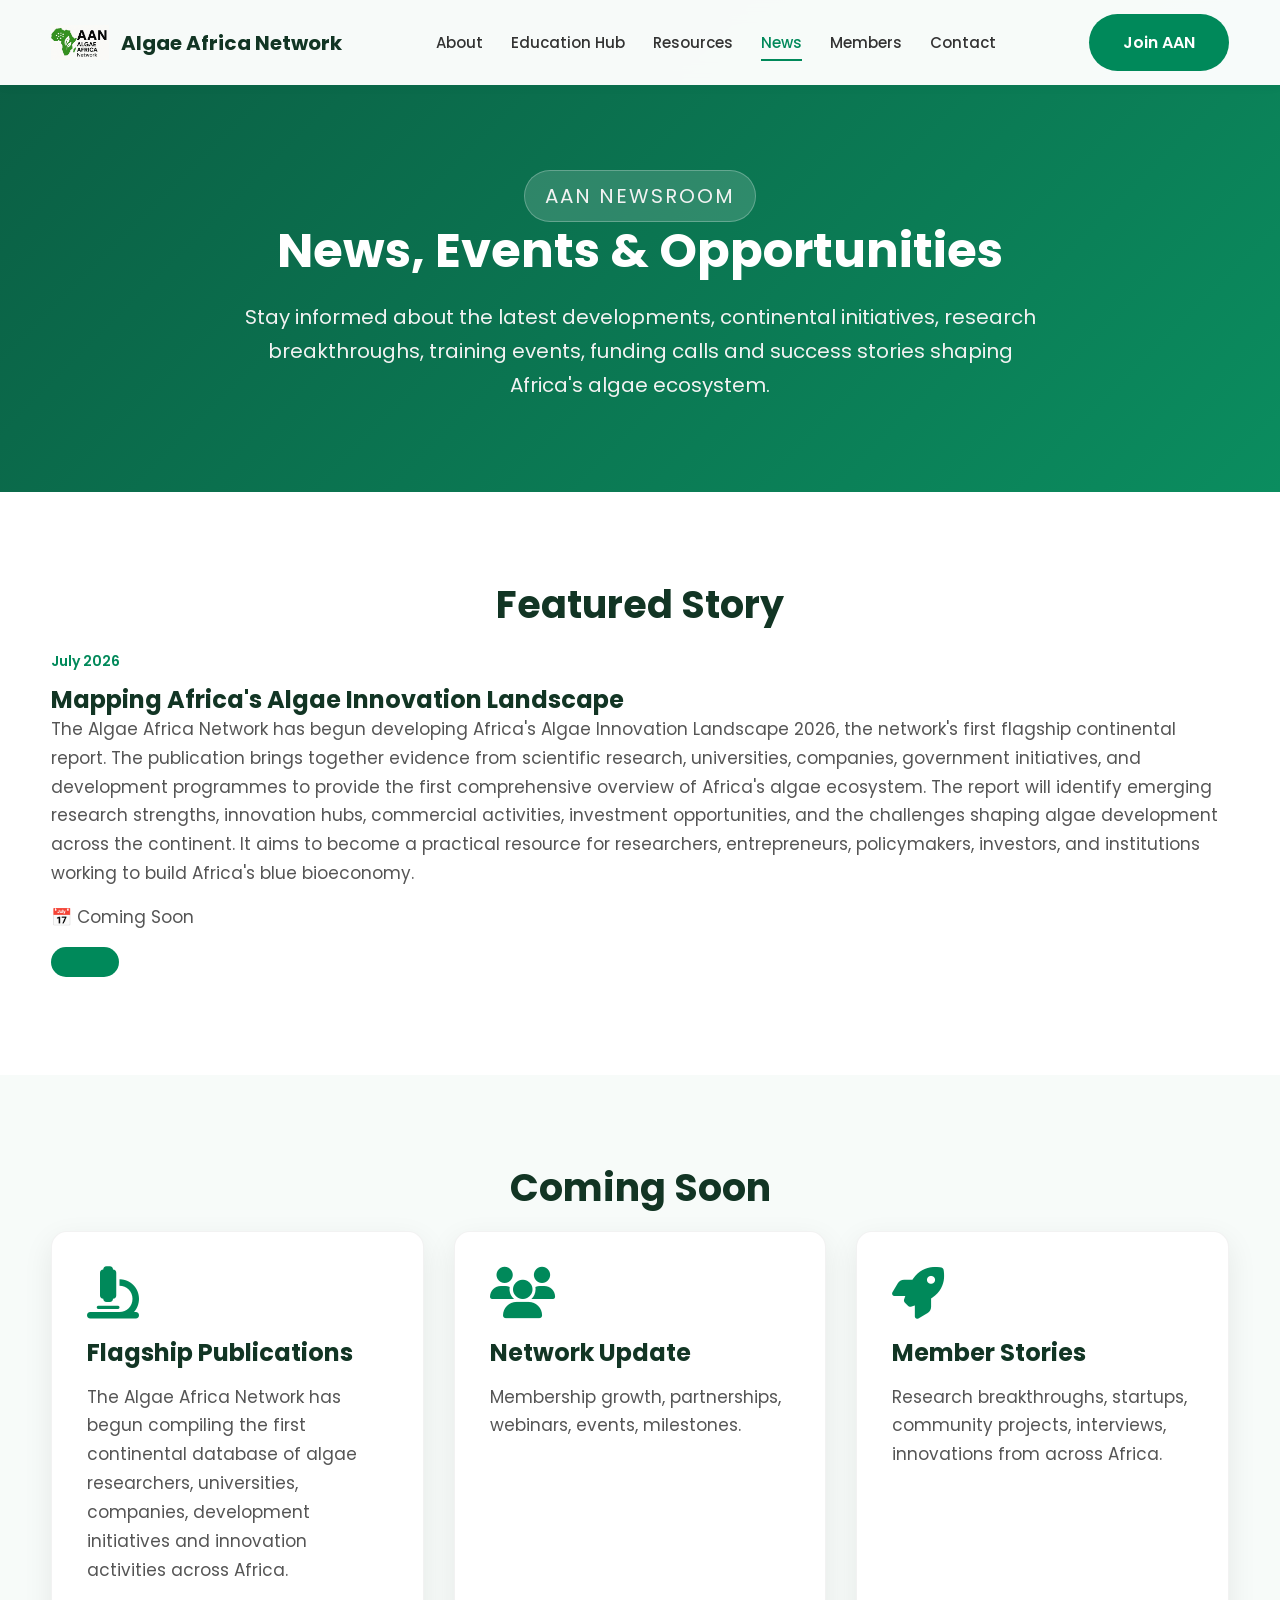
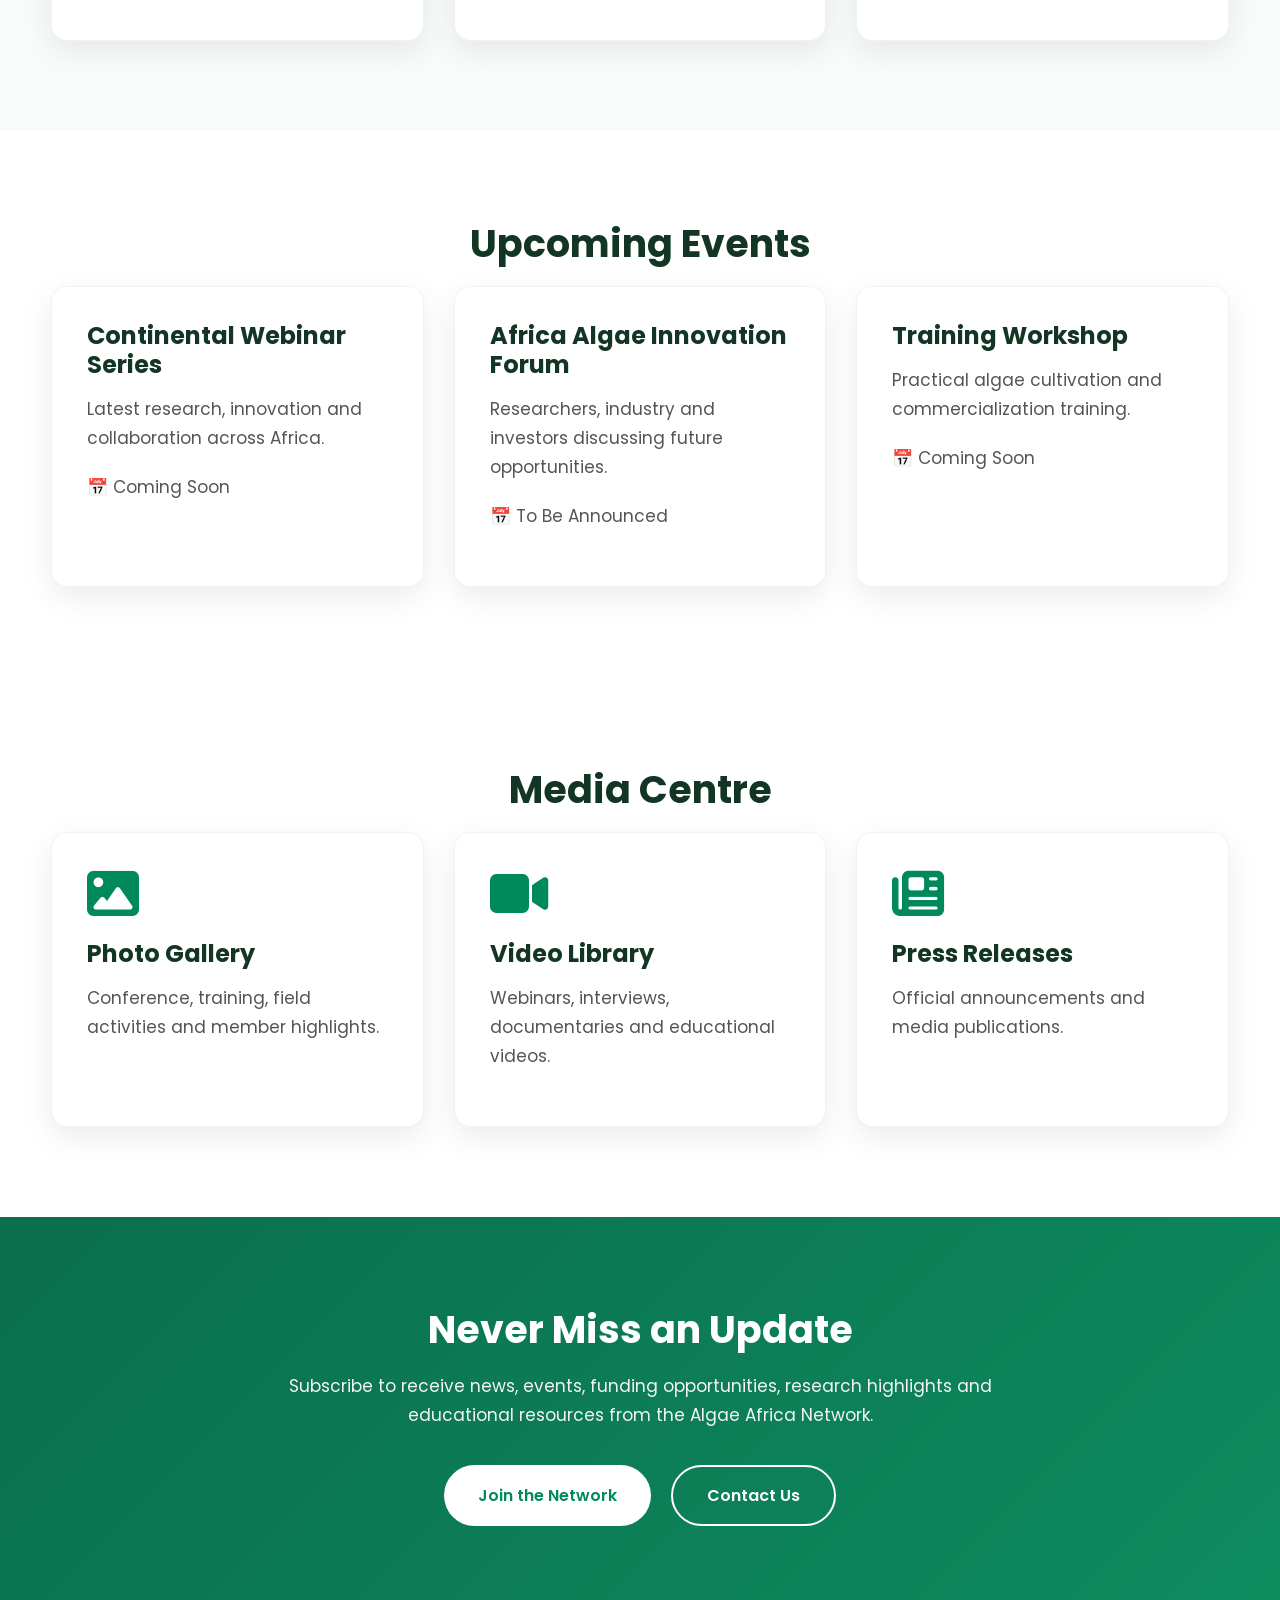
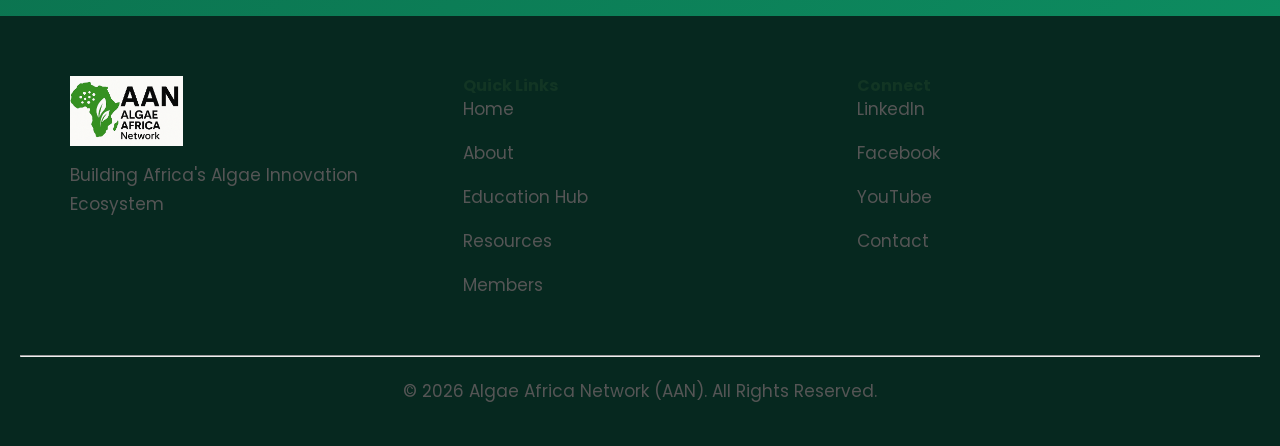
<file: news.html>
<!DOCTYPE html>
<html lang="en">

<head>

<meta charset="UTF-8">
<meta name="viewport" content="width=device-width, initial-scale=1.0">

<title>News & Events | Algae Africa Network (AAN)</title>

<meta name="description"
content="Latest news, webinars, conferences, funding opportunities and announcements from the Algae Africa Network.">

<link rel="stylesheet" href="style.css">

<link rel="preconnect" href="https://fonts.googleapis.com">

<link rel="preconnect" href="https://fonts.gstatic.com" crossorigin>

<link href="https://fonts.googleapis.com/css2?family=Poppins:wght@300;400;500;600;700&display=swap" rel="stylesheet">

<link rel="stylesheet"
href="https://cdnjs.cloudflare.com/ajax/libs/font-awesome/6.6.0/css/all.min.css">

</head>

<body>

<!-- ================= HEADER ================= -->

<header>

<nav class="navbar container">

<a href="index.html" class="logo">

<img src="logo.png" alt="AAN Logo">

<span>Algae Africa Network</span>

</a>

<ul class="nav-links">

<li><a href="about.html">About</a></li>

<li><a href="education.html">Education Hub</a></li>

<li><a href="resources.html">Resources</a></li>

<li><a href="news.html" class="active">News</a></li>

<li><a href="members.html">Members</a></li>

<li><a href="contact.html">Contact</a></li>

</ul>

<a href="membership.html" class="join-btn">

Join AAN

</a>

</nav>

</header>

<!-- ================= HERO ================= -->

<section class="page-hero">

<div class="container">

<p class="hero-tag">

AAN NEWSROOM

</p>

<h1>

News, Events & Opportunities

</h1>

<p>

Stay informed about the latest developments,
continental initiatives,
research breakthroughs,
training events,
funding calls and success stories shaping Africa's algae ecosystem.

</p>

</div>

</section>

<!-- ================= FEATURED NEWS ================= -->

<section class="section">

<div class="container">

<h2>Featured Story</h2>

<div class="featured-resource">

<span class="news-date">

July 2026

</span>

<h3>

Mapping Africa's Algae Innovation Landscape

</h3>

<p>

The Algae Africa Network has begun developing Africa's Algae Innovation Landscape 2026, the network's first flagship continental report. The publication brings together evidence from scientific research, universities, companies, government initiatives, and development programmes to provide the first comprehensive overview of Africa's algae ecosystem.

The report will identify emerging research strengths, innovation hubs, commercial activities, investment opportunities, and the challenges shaping algae development across the continent. It aims to become a practical resource for researchers, entrepreneurs, policymakers, investors, and institutions working to build Africa's blue bioeconomy.

<p>

📅 Coming Soon

</p>

</p>

<a href="#" class="btn-primary">

</a>

</div>

</div>

</section>

<!-- ================= LATEST NEWS ================= -->

<section class="section light">

<div class="container">

<h2>Coming Soon </h2>

<div class="cards three">

<div class="card">

<i class="fas fa-microscope"></i>

<h3>

Flagship Publications

</h3>

<p>

The Algae Africa Network has begun compiling the first continental database of algae researchers, universities, companies, development initiatives and innovation activities across Africa.

</p>

<a href="#">

</a>

</div>

<div class="card">

<i class="fas fa-users"></i>

<h3>

Network Update

</h3>

<p>

Membership growth, partnerships, webinars, events, milestones.

</p>

<a href="#">


</a>

</div>

<div class="card">

<i class="fas fa-rocket"></i>

<h3>

Member Stories

</h3>

<p>

Research breakthroughs, startups, community projects, interviews, innovations from across Africa.
</p>

<a href="#">


</a>

</div>

</div>

</div>

</section>

<!-- ================= EVENTS ================= -->

<section class="section">

<div class="container">

<h2>Upcoming Events</h2>

<div class="cards three">

<div class="card">

<h3>

Continental Webinar Series

</h3>

<p>

Latest research,
innovation and collaboration across Africa.

</p>

<p>

📅 Coming Soon

</p>

</div>

<div class="card">

<h3>

Africa Algae Innovation Forum

</h3>

<p>

Researchers,
industry and investors discussing
future opportunities.

</p>

<p>

📅 To Be Announced

</p>

</div>

<div class="card">

<h3>

Training Workshop

</h3>

<p>

Practical algae cultivation and commercialization training.

</p>

<p>

📅 Coming Soon

</p>

</div>

</div>

</div>

</section>

<!-- ================= MEDIA ================= -->

<section class="section">

<div class="container">

<h2>Media Centre</h2>

<div class="cards three">

<div class="card">

<i class="fas fa-image"></i>

<h3>Photo Gallery</h3>

<p>

Conference,
training,
field activities and member highlights.

</p>

</div>

<div class="card">

<i class="fas fa-video"></i>

<h3>Video Library</h3>

<p>

Webinars,
interviews,
documentaries and educational videos.

</p>

</div>

<div class="card">

<i class="fas fa-newspaper"></i>

<h3>Press Releases</h3>

<p>

Official announcements and media publications.

</p>

</div>

</div>

</div>

</section>

<!-- ================= NEWSLETTER ================= -->

<section class="cta">

<div class="container">

<h2>

Never Miss an Update

</h2>

<p>

Subscribe to receive news,
events,
funding opportunities,
research highlights and educational resources from the Algae Africa Network.

</p>

<div class="hero-buttons">

<a href="membership.html" class="btn-primary">

Join the Network

</a>

<a href="contact.html" class="btn-secondary">

Contact Us

</a>

</div>

</div>

</section>

<!-- ================= FOOTER ================= -->

<footer>

<div class="container footer-grid">

<div>

<img src="logo.png" class="footer-logo" alt="AAN Logo">

<p>

Building Africa's Algae Innovation Ecosystem

</p>

</div>

<div>

<h4>Quick Links</h4>

<p><a href="index.html">Home</a></p>
<p><a href="about.html">About</a></p>
<p><a href="education.html">Education Hub</a></p>
<p><a href="resources.html">Resources</a></p>
<p><a href="members.html">Members</a></p>

</div>

<div>

<h4>Connect</h4>

<p><a href="#">LinkedIn</a></p>
<p><a href="#">Facebook</a></p>
<p><a href="#">YouTube</a></p>
<p><a href="contact.html">Contact</a></p>

</div>

</div>

<hr>

<p style="text-align:center; margin-top:20px;">

© 2026 Algae Africa Network (AAN). All Rights Reserved.

</p>

</footer>

<script src="script.js"></script>

</body>

</html>
</file>
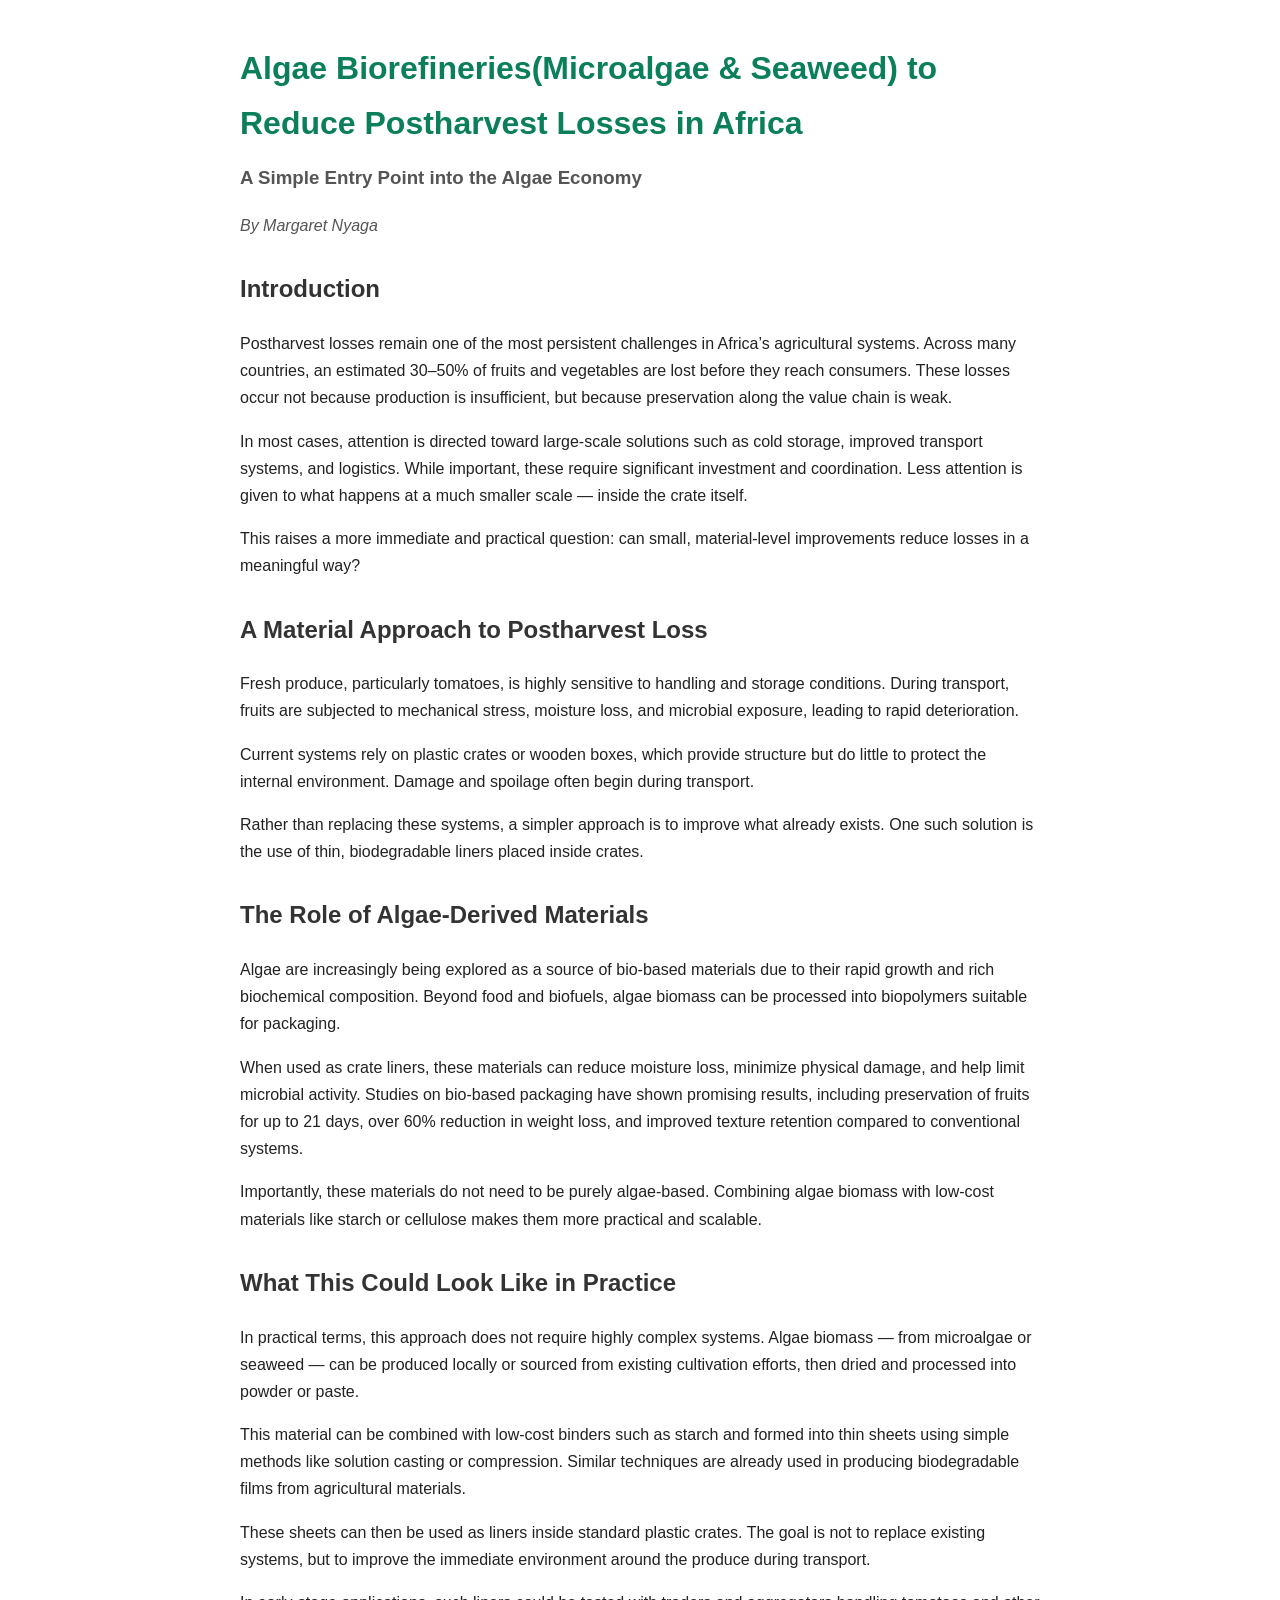
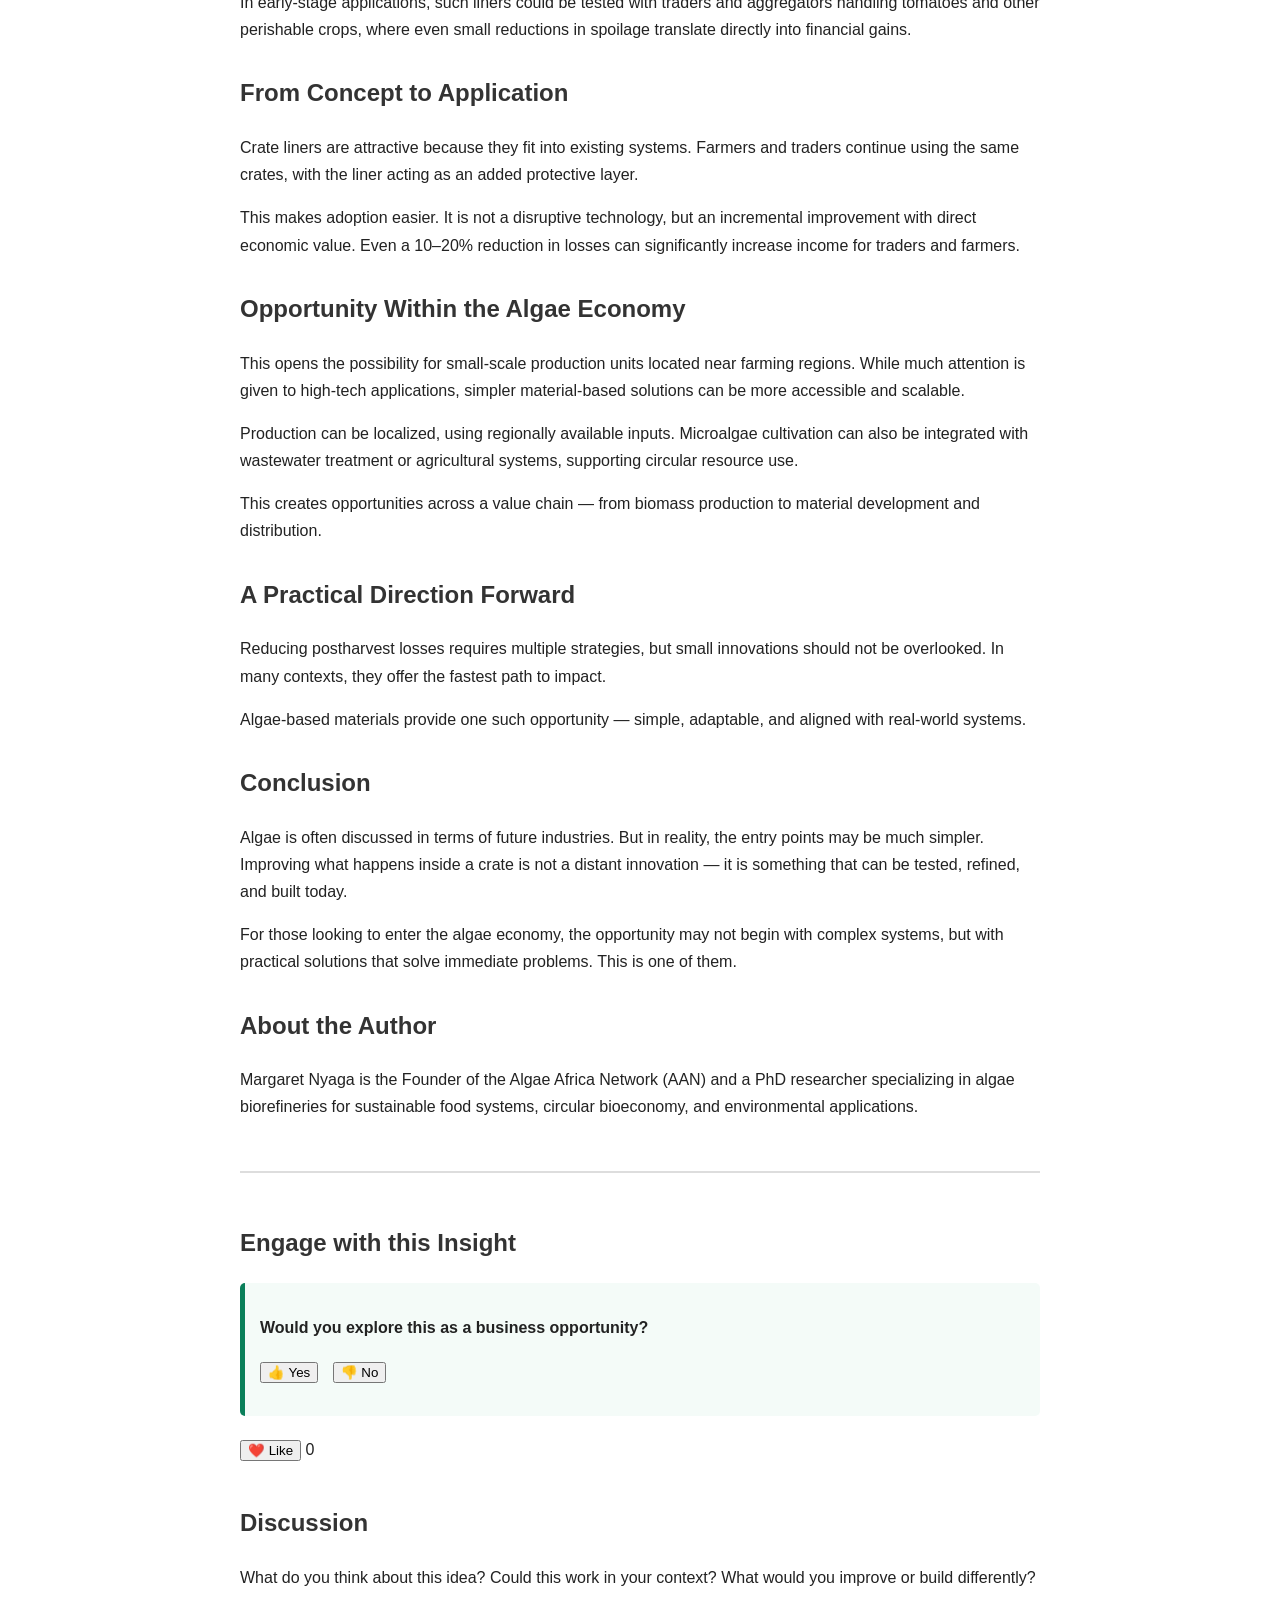
<file: post1.html>
<!DOCTYPE html>
<html lang="en">
<head>
  <meta charset="UTF-8">
  <title>Algae Biorefineries | AAN Global Insight</title>
  <meta name="viewport" content="width=device-width, initial-scale=1.0">

  <style>
    body {
      font-family: Arial, sans-serif;
      max-width: 800px;
      margin: auto;
      padding: 20px;
      line-height: 1.7;
      color: #222;
    }

    h1 {
      color: #0a7f5a;
    }

    h2 {
      margin-top: 30px;
      color: #333;
    }

    h3 {
      color: #555;
      margin-top: -10px;
    }

    .author {
      font-style: italic;
      color: #555;
      margin-bottom: 20px;
    }

    .discussion {
      margin-top: 50px;
      padding-top: 20px;
      border-top: 2px solid #ddd;
    }
  </style>
</head>

<body>

<h1>Algae Biorefineries(Microalgae & Seaweed) to Reduce Postharvest Losses in Africa</h1>
<h3>A Simple Entry Point into the Algae Economy</h3>

<p class="author">
By Margaret Nyaga 
</p>

<h2>Introduction</h2>
<p>
Postharvest losses remain one of the most persistent challenges in Africa’s agricultural systems. Across many countries, an estimated 30–50% of fruits and vegetables are lost before they reach consumers. These losses occur not because production is insufficient, but because preservation along the value chain is weak.
</p>

<p>
In most cases, attention is directed toward large-scale solutions such as cold storage, improved transport systems, and logistics. While important, these require significant investment and coordination. Less attention is given to what happens at a much smaller scale — inside the crate itself.
</p>

<p>
This raises a more immediate and practical question: can small, material-level improvements reduce losses in a meaningful way?
</p>

<h2>A Material Approach to Postharvest Loss</h2>
<p>
Fresh produce, particularly tomatoes, is highly sensitive to handling and storage conditions. During transport, fruits are subjected to mechanical stress, moisture loss, and microbial exposure, leading to rapid deterioration.
</p>

<p>
Current systems rely on plastic crates or wooden boxes, which provide structure but do little to protect the internal environment. Damage and spoilage often begin during transport.
</p>

<p>
Rather than replacing these systems, a simpler approach is to improve what already exists. One such solution is the use of thin, biodegradable liners placed inside crates.
</p>

<h2>The Role of Algae-Derived Materials</h2>
<p>
Algae are increasingly being explored as a source of bio-based materials due to their rapid growth and rich biochemical composition. Beyond food and biofuels, algae biomass can be processed into biopolymers suitable for packaging.
</p>

<p>
When used as crate liners, these materials can reduce moisture loss, minimize physical damage, and help limit microbial activity. Studies on bio-based packaging have shown promising results, including preservation of fruits for up to 21 days, over 60% reduction in weight loss, and improved texture retention compared to conventional systems.
</p>

<p>
Importantly, these materials do not need to be purely algae-based. Combining algae biomass with low-cost materials like starch or cellulose makes them more practical and scalable.
</p>
  
<h2>What This Could Look Like in Practice</h2>

<p>
In practical terms, this approach does not require highly complex systems. Algae biomass — from microalgae or seaweed — can be produced locally or sourced from existing cultivation efforts, then dried and processed into powder or paste.
</p>

<p>
This material can be combined with low-cost binders such as starch and formed into thin sheets using simple methods like solution casting or compression. Similar techniques are already used in producing biodegradable films from agricultural materials.
</p>

<p>
These sheets can then be used as liners inside standard plastic crates. The goal is not to replace existing systems, but to improve the immediate environment around the produce during transport.
</p>

<p>
In early-stage applications, such liners could be tested with traders and aggregators handling tomatoes and other perishable crops, where even small reductions in spoilage translate directly into financial gains.
</p>
<h2>From Concept to Application</h2>
<p>
Crate liners are attractive because they fit into existing systems. Farmers and traders continue using the same crates, with the liner acting as an added protective layer.
</p>

<p>
This makes adoption easier. It is not a disruptive technology, but an incremental improvement with direct economic value. Even a 10–20% reduction in losses can significantly increase income for traders and farmers.
</p>

<h2>Opportunity Within the Algae Economy</h2>
<p>
This opens the possibility for small-scale production units located near farming regions. While much attention is given to high-tech applications, simpler material-based solutions can be more accessible and scalable.
</p>

<p>
Production can be localized, using regionally available inputs. Microalgae cultivation can also be integrated with wastewater treatment or agricultural systems, supporting circular resource use.
</p>

<p>
This creates opportunities across a value chain — from biomass production to material development and distribution.
</p>

<h2>A Practical Direction Forward</h2>
<p>
Reducing postharvest losses requires multiple strategies, but small innovations should not be overlooked. In many contexts, they offer the fastest path to impact.
</p>

<p>
Algae-based materials provide one such opportunity — simple, adaptable, and aligned with real-world systems.
</p>

<h2>Conclusion</h2>
<p>
Algae is often discussed in terms of future industries. But in reality, the entry points may be much simpler. Improving what happens inside a crate is not a distant innovation — it is something that can be tested, refined, and built today.
</p>

<p>
For those looking to enter the algae economy, the opportunity may not begin with complex systems, but with practical solutions that solve immediate problems. This is one of them.
</p>

<h2>About the Author</h2>
<p>
Margaret Nyaga is the Founder of the Algae Africa Network (AAN) and a PhD researcher specializing in algae biorefineries for sustainable food systems, circular bioeconomy, and environmental applications.
</p>

<!-- Interaction Section -->
<div style="margin-top:50px; padding-top:20px; border-top:2px solid #ddd;">

  <h2>Engage with this Insight</h2>

  <!-- Quick Feedback -->
  <div style="margin-top:20px; padding:15px; background:#f4fbf8; border-left:5px solid #0a7f5a; border-radius:5px;">
    <p><strong>Would you explore this as a business opportunity?</strong></p>

    <button onclick="vote('yes')" style="margin-right:10px;">👍 Yes</button>
    <button onclick="vote('no')">👎 No</button>

    <p id="response" style="margin-top:10px; color:#0a7f5a;"></p>
  </div>

  <!-- Like Button -->
  <div style="margin-top:20px;">
    <button onclick="likePost()">❤️ Like</button>
    <span id="likeCount">0</span>
  </div>

  <!-- Comments -->
  <div style="margin-top:40px;">
    <h2>Discussion</h2>
    <p>
      What do you think about this idea? Could this work in your context?
      What would you improve or build differently?
    </p>

    <div id="cusdis_thread"
      data-host="https://cusdis.com"
      data-app-id="58ba20a0-3a9c-40cf-8938-66fba543fc28"
      data-page-id="aan-insight-001"
      data-page-url="https://margienyagah.github.io/algaeafrica.github.io/post1.html"
      data-page-title="Algae Biorefineries to Reduce Postharvest Losses in Africa">
    </div>

    <script async defer src="https://cusdis.com/js/cusdis.es.js"></script>
  </div>

</div>

<!-- Scripts -->
<script>
function vote(answer) {
  document.getElementById("response").innerText = "Thanks for your feedback!";
}

let likes = 0;
function likePost() {
  likes++;
  document.getElementById("likeCount").innerText = likes;
}
</script>
</div>

</body>
</html>
</file>
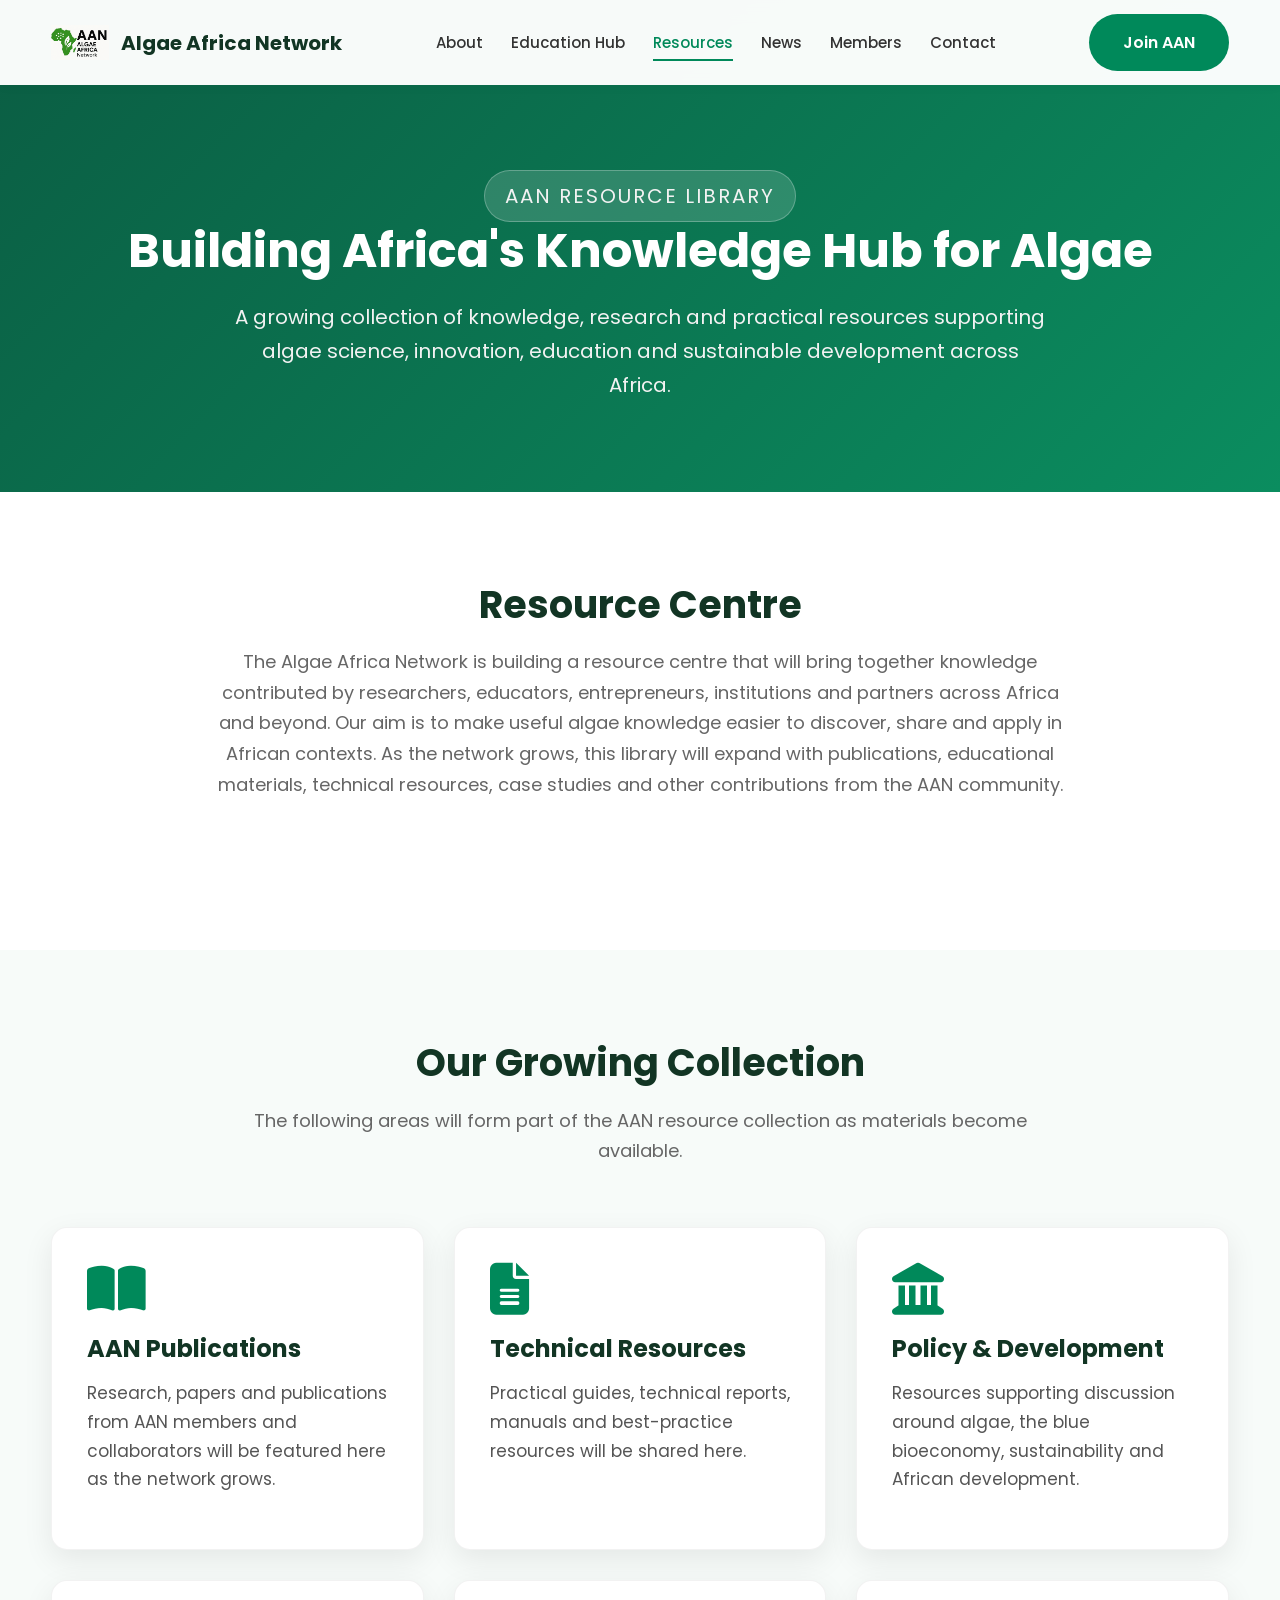
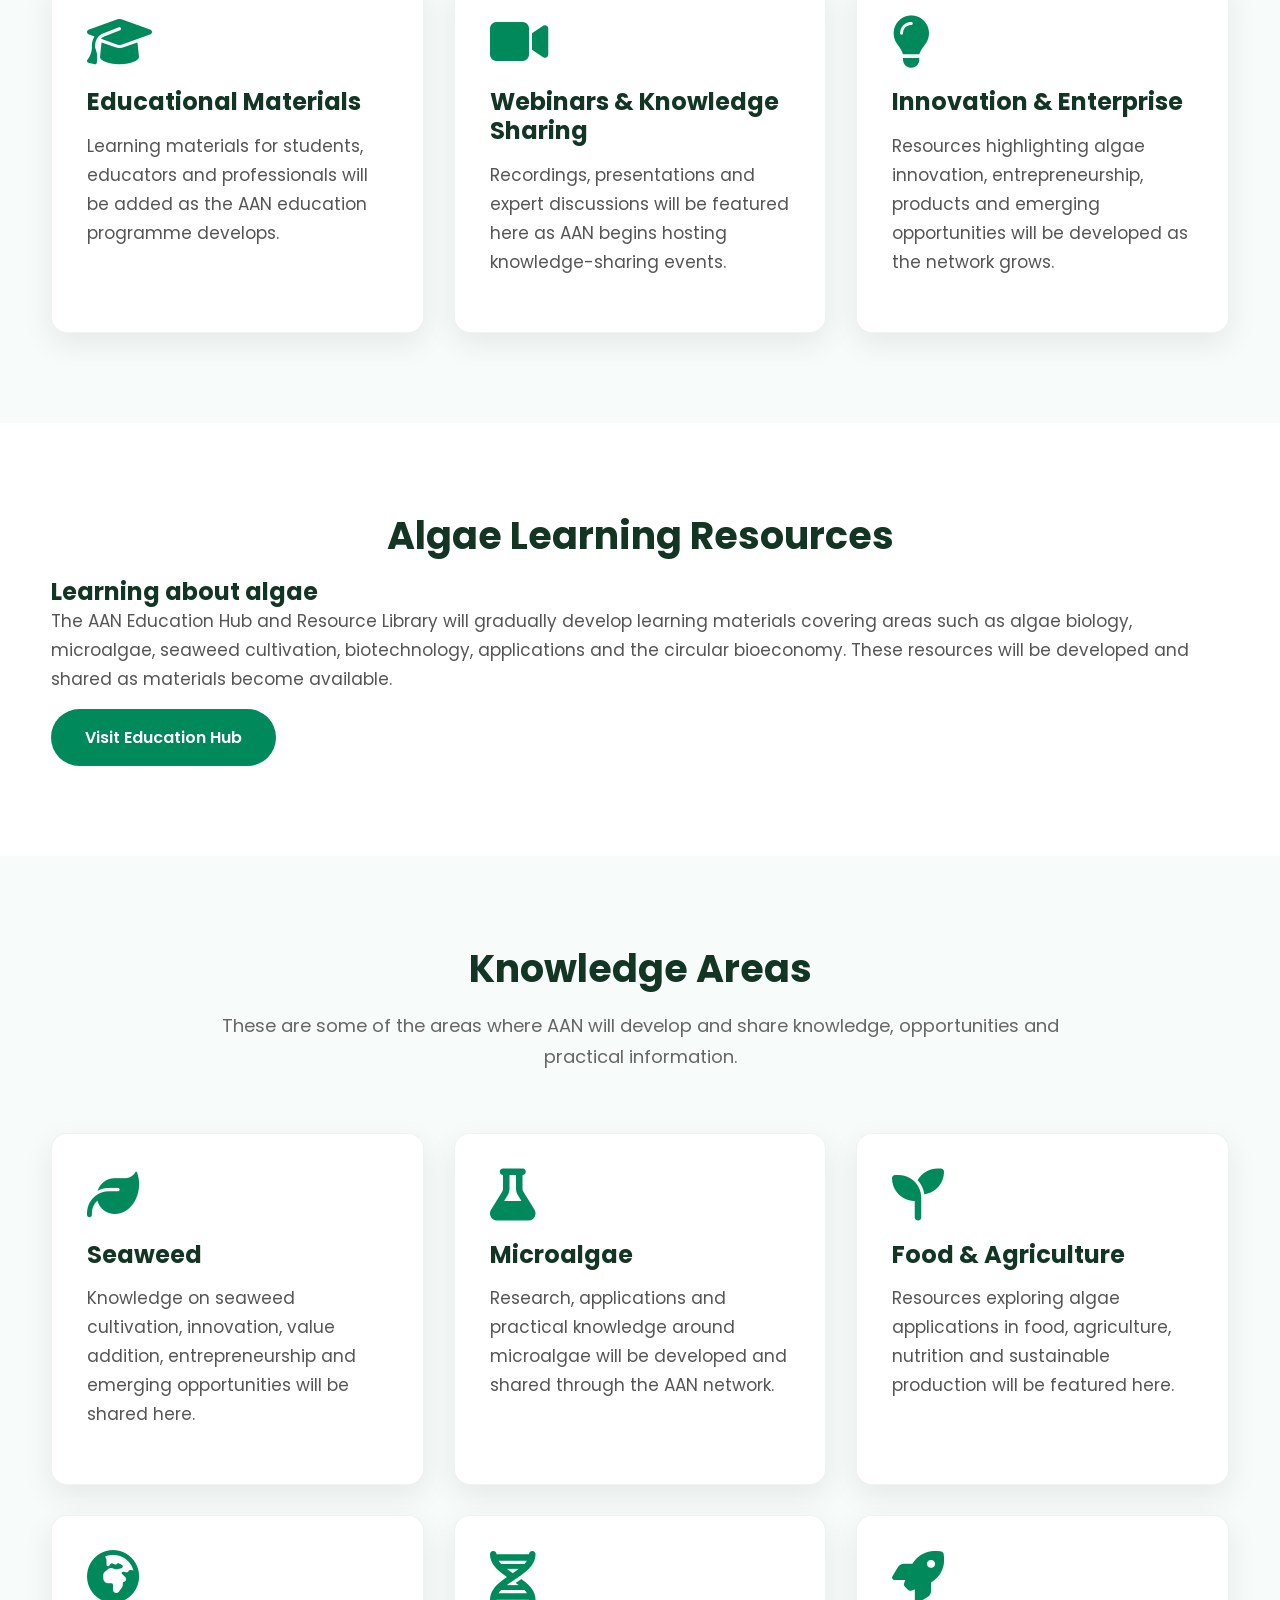
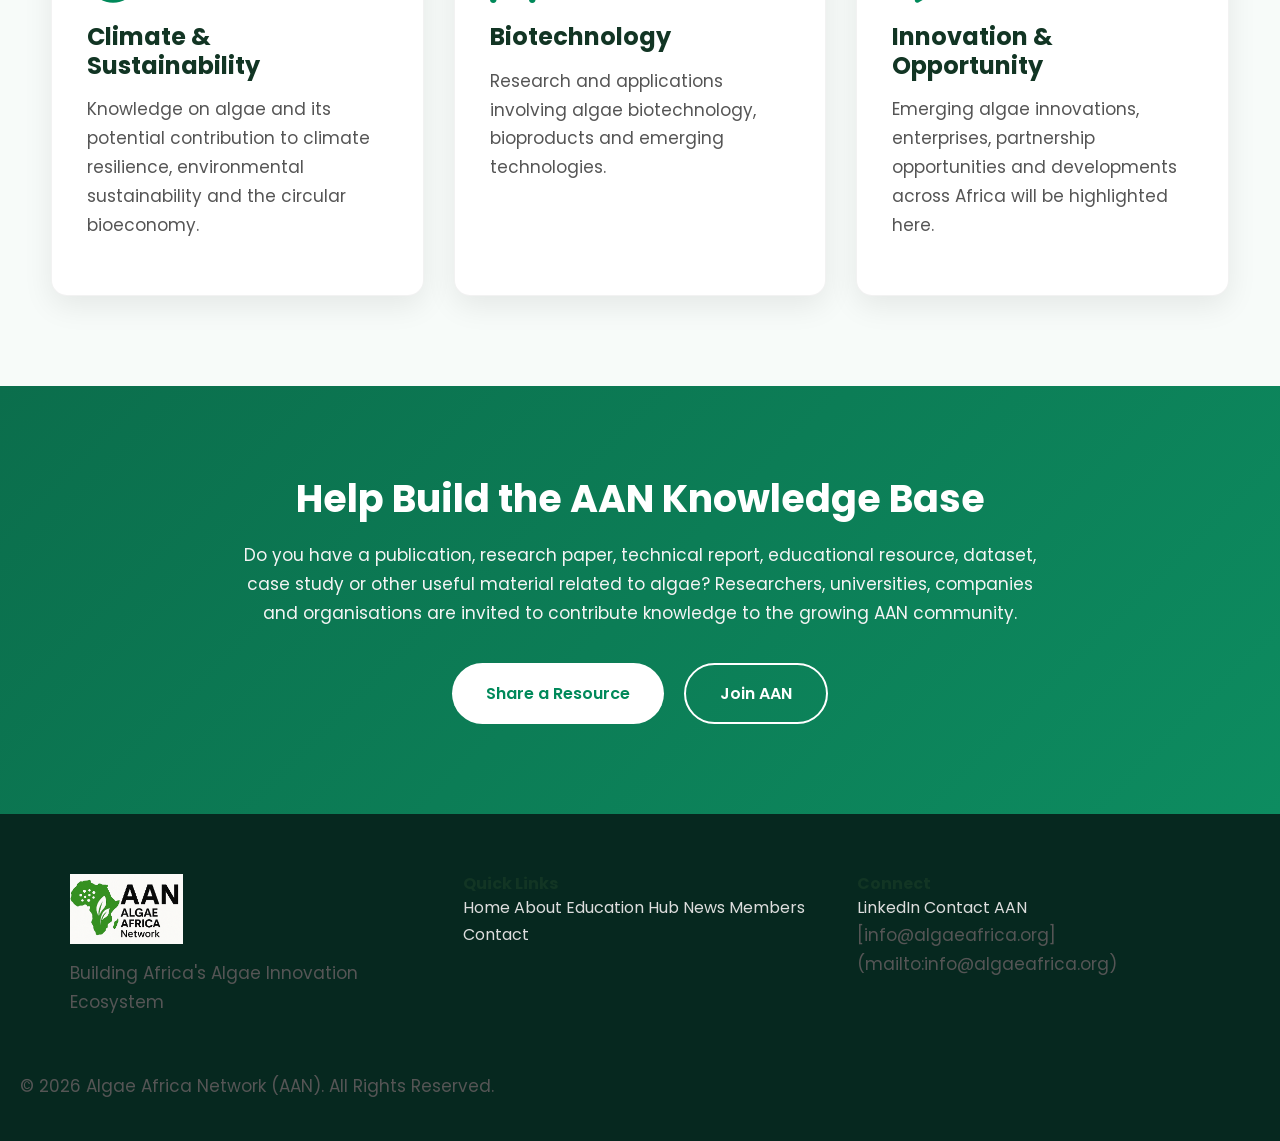
<file: resources.html>
<!DOCTYPE html>

<html lang="en">

<head>

<meta charset="UTF-8">
<meta name="viewport" content="width=device-width, initial-scale=1.0">

<title>Resources | Algae Africa Network (AAN)</title>

<meta name="description"
content="Explore and contribute knowledge, publications and practical resources supporting algae research, education, innovation and sustainable development across Africa.">

<link rel="stylesheet" href="style.css">

<link rel="preconnect" href="https://fonts.googleapis.com">
<link rel="preconnect" href="https://fonts.gstatic.com" crossorigin>

<link href="https://fonts.googleapis.com/css2?family=Poppins:wght@300;400;500;600;700&display=swap"
rel="stylesheet">

<link rel="stylesheet"
href="https://cdnjs.cloudflare.com/ajax/libs/font-awesome/6.6.0/css/all.min.css">

</head>

<body>

<!-- ================= HEADER ================= -->

<header>

<nav class="navbar container">

<a href="index.html" class="logo">

<img src="logo.png" alt="AAN Logo">

<span>Algae Africa Network</span>

</a>

<ul class="nav-links">

<li>
<a href="about.html">About</a>
</li>

<li>
<a href="education.html">Education Hub</a>
</li>

<li>
<a href="resources.html" class="active">Resources</a>
</li>

<li>
<a href="news.html">News</a>
</li>

<li>
<a href="members.html">Members</a>
</li>

<li>
<a href="contact.html">Contact</a>
</li>

</ul>

<a href="membership.html" class="join-btn">

Join AAN

</a>

</nav>

</header>

<!-- ================= HERO ================= -->

<section class="page-hero">

<div class="container">

<p class="hero-tag">

AAN RESOURCE LIBRARY

</p>

<h1>

Building Africa's Knowledge Hub for Algae

</h1>

<p>

A growing collection of knowledge, research and practical
resources supporting algae science, innovation,
education and sustainable development across Africa.

</p>

</div>

</section>

<!-- ================= INTRO ================= -->

<section class="section">

<div class="container">

<h2>

Resource Centre

</h2>

<p class="section-intro">

The Algae Africa Network is building a resource centre
that will bring together knowledge contributed by
researchers, educators, entrepreneurs, institutions
and partners across Africa and beyond.

Our aim is to make useful algae knowledge easier to
discover, share and apply in African contexts.

As the network grows, this library will expand with
publications, educational materials, technical resources,
case studies and other contributions from the AAN community.

</p>

</div>

</section>

<!-- ================= RESOURCE COLLECTION ================= -->

<section class="section light">

<div class="container">

<h2>

Our Growing Collection

</h2>

<p class="section-intro">

The following areas will form part of the AAN resource
collection as materials become available.

</p>

<div class="cards three">

<!-- Publications -->

<div class="card">

<i class="fas fa-book-open"></i>

<h3>

AAN Publications

</h3>

<p>

Research, papers and publications from AAN members
and collaborators will be featured here as the network grows.

</p>

</div>

<!-- Technical Resources -->

<div class="card">

<i class="fas fa-file-lines"></i>

<h3>

Technical Resources

</h3>

<p>

Practical guides, technical reports, manuals and
best-practice resources will be shared here.

</p>

</div>

<!-- Policy & Development -->

<div class="card">

<i class="fas fa-landmark"></i>

<h3>

Policy & Development

</h3>

<p>

Resources supporting discussion around algae,
the blue bioeconomy, sustainability and African development.

</p>

</div>

<!-- Educational Materials -->

<div class="card">

<i class="fas fa-graduation-cap"></i>

<h3>

Educational Materials

</h3>

<p>

Learning materials for students, educators and
professionals will be added as the AAN education programme develops.

</p>

</div>

<!-- Webinars -->

<div class="card">

<i class="fas fa-video"></i>

<h3>

Webinars & Knowledge Sharing

</h3>

<p>

Recordings, presentations and expert discussions
will be featured here as AAN begins hosting knowledge-sharing events.

</p>

</div>

<!-- Innovation -->

<div class="card">

<i class="fas fa-lightbulb"></i>

<h3>

Innovation & Enterprise

</h3>

<p>

Resources highlighting algae innovation,
entrepreneurship, products and emerging opportunities
will be developed as the network grows.

</p>

</div>

</div>

</div>

</section>

<!-- ================= EDUCATION ================= -->

<section class="section">

<div class="container">

<h2>

Algae Learning Resources

</h2>

<div class="featured-resource">

<h3>

Learning about algae

</h3>

<p>

The AAN Education Hub and Resource Library will
gradually develop learning materials covering areas such as
algae biology, microalgae, seaweed cultivation,
biotechnology, applications and the circular bioeconomy.

These resources will be developed and shared as
materials become available.

</p>

<a href="education.html" class="btn-primary">

Visit Education Hub

</a>

</div>

</div>

</section>

<!-- ================= KNOWLEDGE AREAS ================= -->

<section class="section light">

<div class="container">

<h2>

Knowledge Areas

</h2>

<p class="section-intro">

These are some of the areas where AAN will develop
and share knowledge, opportunities and practical
information.

</p>

<div class="cards three">

<!-- Seaweed -->

<div class="card">

<i class="fas fa-leaf"></i>

<h3>

Seaweed

</h3>

<p>

Knowledge on seaweed cultivation, innovation,
value addition, entrepreneurship and emerging
opportunities will be shared here.

</p>

</div>

<!-- Microalgae -->

<div class="card">

<i class="fas fa-flask"></i>

<h3>

Microalgae

</h3>

<p>

Research, applications and practical knowledge
around microalgae will be developed and shared
through the AAN network.

</p>

</div>

<!-- Food & Agriculture -->

<div class="card">

<i class="fas fa-seedling"></i>

<h3>

Food & Agriculture

</h3>

<p>

Resources exploring algae applications in food,
agriculture, nutrition and sustainable production
will be featured here.

</p>

</div>

<!-- Climate -->

<div class="card">

<i class="fas fa-earth-africa"></i>

<h3>

Climate & Sustainability

</h3>

<p>

Knowledge on algae and its potential contribution
to climate resilience, environmental sustainability
and the circular bioeconomy.

</p>

</div>

<!-- Biotechnology -->

<div class="card">

<i class="fas fa-dna"></i>

<h3>

Biotechnology

</h3>

<p>

Research and applications involving algae
biotechnology, bioproducts and emerging technologies.

</p>

</div>

<!-- Innovation -->

<div class="card">

<i class="fas fa-rocket"></i>

<h3>

Innovation & Opportunity

</h3>

<p>

Emerging algae innovations, enterprises,
partnership opportunities and developments
across Africa will be highlighted here.

</p>

</div>

</div>

</div>

</section>

<!-- ================= CONTRIBUTE ================= -->

<section class="cta">

<div class="container">

<h2>

Help Build the AAN Knowledge Base

</h2>

<p>

Do you have a publication, research paper,
technical report, educational resource, dataset,
case study or other useful material related to algae?

Researchers, universities, companies and organisations
are invited to contribute knowledge to the growing
AAN community.

</p>

<div class="hero-buttons">

<a href="contact.html" class="btn-primary">

Share a Resource

</a>

<a href="membership.html" class="btn-secondary">

Join AAN

</a>

</div>

</div>

</section>

<!-- ================= FOOTER ================= -->

<footer>

<div class="container footer-grid">

<div>

<img src="logo.png"
class="footer-logo"
alt="AAN Logo">

<p>

Building Africa's Algae Innovation Ecosystem

</p>

</div>

<div>

<h4>

Quick Links

</h4>

<a href="index.html">
Home
</a>

<a href="about.html">
About
</a>

<a href="education.html">
Education Hub
</a>

<a href="news.html">
News
</a>

<a href="members.html">
Members
</a>

<a href="contact.html">
Contact
</a>

</div>

<div>

<h4>

Connect

</h4>

<a href="https://www.linkedin.com/company/algae-africa-network/"
target="_blank">

LinkedIn

</a>

<a href="contact.html">

Contact AAN

</a>

<p>

[info@algaeafrica.org](mailto:info@algaeafrica.org)

</p>

</div>

</div>

<p class="copyright">

© 2026 Algae Africa Network (AAN). All Rights Reserved.

</p>

</footer>

<script src="script.js"></script>

</body>

</html>
</file>
<file: style.css>
/*=========================================================
 ALGAE AFRICA NETWORK (AAN)
 Unified Style Sheet
 Part 1
 Global • Navigation • Hero
==========================================================*/

/*==============================
 GOOGLE FONT
==============================*/

@import url('https://fonts.googleapis.com/css2?family=Poppins:wght@300;400;500;600;700;800&display=swap');

/*==============================
 RESET
==============================*/

*{
margin:0;
padding:0;
box-sizing:border-box;
}

html{
scroll-behavior:smooth;
}

body{

font-family:'Poppins',sans-serif;
background:#ffffff;
color:#333;
line-height:1.7;
overflow-x:hidden;

}

/*==============================
 VARIABLES
==============================*/

:root{

--primary:#00895a;
--secondary:#00a86b;
--dark:#123524;
--light:#f7fbf9;
--white:#ffffff;
--gray:#777;
--border:#e5e5e5;
--shadow:0 10px 30px rgba(0,0,0,.08);
--radius:12px;
--transition:.35s ease;

}

/*==============================
 TYPOGRAPHY
==============================*/

h1,h2,h3,h4{

font-weight:700;
color:var(--dark);
line-height:1.2;

}

h1{

font-size:56px;

}

h2{

font-size:38px;
margin-bottom:20px;

}

h3{

font-size:24px;

}

p{

font-size:17px;
color:#555;
margin-bottom:15px;

}

a{

text-decoration:none;
color:inherit;
transition:var(--transition);

}

img{

max-width:100%;
display:block;

}

ul{

list-style:none;

}

/*==============================
 CONTAINER
==============================*/

.container{

width:min(1200px,92%);
margin:auto;

}

/*==============================
 SECTIONS
==============================*/

section{

padding:90px 0;

}

.section{

padding:90px 0;

}

.section.light{

background:var(--light);

}

/*==============================
 LOGO
==============================*/

.logo{

display:flex;
align-items:center;
gap:12px;
font-size:20px;
font-weight:700;
color:var(--dark);

}

.logo img{

width:58px;

}

/*==============================
 HEADER
==============================*/

header{

position:fixed;
top:0;
left:0;
width:100%;
background:rgba(255,255,255,.97);
backdrop-filter:blur(10px);
z-index:999;
transition:.4s;
box-shadow:0 2px 10px rgba(0,0,0,.04);

}

header.scrolled{

box-shadow:0 10px 30px rgba(0,0,0,.12);

}

/*==============================
 NAVBAR
==============================*/

.navbar{

height:85px;
display:flex;
justify-content:space-between;
align-items:center;

}

.nav-links{

display:flex;
align-items:center;
gap:28px;

}

.nav-links a{

font-size:15px;
font-weight:500;
color:#333;
position:relative;

}

.nav-links a:hover{

color:var(--primary);

}

.nav-links a.active{

color:var(--primary);

}

.nav-links a::after{

content:"";
position:absolute;
bottom:-8px;
left:0;
width:0%;
height:2px;
background:var(--primary);
transition:.3s;

}

.nav-links a:hover::after,
.nav-links a.active::after{

width:100%;

}

/*==============================
 BUTTONS
==============================*/

.btn-primary,
.btn-secondary,
.join-btn{

display:inline-flex;
align-items:center;
justify-content:center;
padding:15px 34px;
border-radius:50px;
font-weight:600;
transition:.35s;
cursor:pointer;

}

.btn-primary{

background:var(--primary);
color:#fff;

}

.btn-primary:hover{

background:#006f48;
transform:translateY(-3px);

}

.btn-secondary{

border:2px solid var(--primary);
color:var(--primary);
background:#fff;

}

.btn-secondary:hover{

background:var(--primary);
color:#fff;

}

.join-btn{

background:var(--primary);
color:#fff;

}

.join-btn:hover{

background:#006f48;

}

/*==============================
 HERO
==============================*/

.hero{

padding-top:180px;
padding-bottom:120px;

background:
linear-gradient(rgba(0,0,0,.45),rgba(0,0,0,.55)),
url("images/hero.jpg") center center/cover;

color:#fff;
text-align:center;

}

.hero-content{

max-width:900px;
margin:auto;

}

.hero-tag{

display:inline-block;
padding:8px 20px;
border-radius:40px;
background:rgba(255,255,255,.15);
border:1px solid rgba(255,255,255,.25);

font-size:14px;
letter-spacing:2px;
text-transform:uppercase;

margin-bottom:25px;

}

.hero h1{

color:#fff;
font-size:62px;
margin-bottom:25px;

}

.hero-text{

font-size:21px;
color:#f3f3f3;
max-width:850px;
margin:auto auto 40px;

}

.hero-buttons{

display:flex;
justify-content:center;
gap:20px;
flex-wrap:wrap;

}

/*==============================
 PAGE HERO
==============================*/

.page-hero{

padding-top:170px;
padding-bottom:90px;

background:linear-gradient(135deg,#0b5d43,#0b8d5f);

color:#fff;
text-align:center;

}

.page-hero h1{

color:#fff;
font-size:48px;
margin-bottom:20px;

}

.page-hero p{

color:#f2f2f2;
max-width:820px;
margin:auto;
font-size:20px;

}

/*==============================
 PAGE HEADER
==============================*/

.page-header{

padding-top:170px;
padding-bottom:80px;
background:var(--light);
text-align:center;

}

.page-header h1{

margin-bottom:20px;

}

.page-header p{

max-width:850px;
margin:auto;

}

/*==============================
 UTILITIES
==============================*/

.text-center{

text-align:center;

}

.mt-1{margin-top:10px;}
.mt-2{margin-top:20px;}
.mt-3{margin-top:40px;}
.mt-4{margin-top:60px;}

.mb-1{margin-bottom:10px;}
.mb-2{margin-bottom:20px;}
.mb-3{margin-bottom:40px;}
.mb-4{margin-bottom:60px;}

.hidden{

opacity:0;
transform:translateY(40px);

}

.show{

opacity:1;
transform:translateY(0);
transition:all .8s ease;

}
/*=========================================================
 PART 2
 ABOUT • CARDS • IMPACT • NEWS • EDUCATION • RESOURCES
==========================================================*/

/*==============================
 SECTION TITLES
==============================*/

.section-title,
section h2{

text-align:center;
margin-bottom:20px;

}

.section-intro{

max-width:850px;
margin:0 auto 60px;
text-align:center;
font-size:18px;
color:#666;

}

/*==============================
 ABOUT
==============================*/

.about{

background:#ffffff;

}

.about .container{

max-width:1000px;

}

.about p{

font-size:18px;
text-align:center;
margin-bottom:20px;

}

/*==============================
 UNIVERSAL CARDS
==============================*/

.cards{

display:grid;
grid-template-columns:repeat(auto-fit,minmax(280px,1fr));
gap:30px;

}

.cards.two{

grid-template-columns:repeat(auto-fit,minmax(420px,1fr));

}

.cards.three{

grid-template-columns:repeat(auto-fit,minmax(300px,1fr));

}

.card{

background:#fff;
padding:35px;
border-radius:16px;
box-shadow:var(--shadow);
transition:var(--transition);
border:1px solid rgba(0,0,0,.05);

}

.card:hover{

transform:translateY(-10px);
box-shadow:0 18px 45px rgba(0,0,0,.12);

}

.card i{

font-size:52px;
color:var(--primary);
margin-bottom:20px;

}

.card h3{

margin-bottom:15px;

}

.card p{

margin-bottom:20px;

}

.card a{

color:var(--primary);
font-weight:600;

}

/*==============================
 WHY ALGAE
==============================*/

.why-algae{

background:var(--light);

}

.why-algae .card{

text-align:center;

}

/*==============================
 IMPACT
==============================*/

.impact,
.impact-section{

background:linear-gradient(135deg,#0d6f4d,#118a61);
color:#fff;

}

.impact h2,
.impact-section h2{

color:#fff;

}

.impact p,
.impact-section p{

color:#f0f0f0;

}

.stats,
.impact-grid{

margin-top:60px;

display:grid;

grid-template-columns:repeat(auto-fit,minmax(220px,1fr));

gap:30px;

}

.stat,
.impact-card{

background:rgba(255,255,255,.12);

padding:35px;

border-radius:16px;

text-align:center;

backdrop-filter:blur(8px);

}

.stat h3,
.impact-card h3{

font-size:52px;

font-weight:700;

color:#fff;

margin-bottom:10px;

}

.stat p,
.impact-card p{

color:#fff;
margin:0;

}

/*==============================
 FOCUS AREAS
==============================*/

.focus{

background:#fff;

}

.focus .card{

text-align:center;

}

.focus .card:hover{

border-top:5px solid var(--primary);

}

/*==============================
 NEWS
==============================*/

.news{

background:var(--light);

}

.news-grid{

display:grid;

grid-template-columns:repeat(auto-fit,minmax(340px,1fr));

gap:30px;

}

.news-card{

background:#fff;

border-radius:16px;

overflow:hidden;

box-shadow:var(--shadow);

transition:.35s;

}

.news-card:hover{

transform:translateY(-10px);

}

.news-image{

height:220px;

background:#ddd;

}

.news-image img{

width:100%;

height:100%;

object-fit:cover;

}

.news-content{

padding:30px;

}

.news-content h3{

margin-bottom:15px;

}

.news-date{

display:inline-block;

font-size:14px;

color:var(--primary);

font-weight:600;

margin-bottom:12px;

}

.read-more{

font-weight:600;

color:var(--primary);

}

/*==============================
 RESOURCES
==============================*/

.resources{

background:#fff;

}

.resource-grid{

display:grid;

grid-template-columns:repeat(auto-fit,minmax(300px,1fr));

gap:30px;

}

.resource-card{

padding:35px;

background:#fff;

border-radius:15px;

box-shadow:var(--shadow);

transition:.3s;

}

.resource-card:hover{

transform:translateY(-8px);

}

.resource-card i{

font-size:50px;

color:var(--primary);

margin-bottom:20px;

}

/*==============================
 EDUCATION HUB
==============================*/

.education{

background:var(--light);

}

.education .card{

text-align:center;

}

.education .card i{

font-size:55px;

margin-bottom:20px;

}

/*==============================
 FEATURED RESOURCE
==============================*/

.featured-resource{

background:#ffffff;

}

.featured-box{

background:linear-gradient(135deg,#0b7c58,#149f6b);

padding:60px;

border-radius:18px;

text-align:center;

color:#fff;

}

.featured-box h2{

color:#fff;

}

.featured-box p{

color:#f5f5f5;

}

/*==============================
 GLOBAL INSIGHTS
==============================*/

.global-insights{

background:#ffffff;

}

.featured{

background:#f2fbf7;

padding:40px;

border-left:6px solid var(--primary);

border-radius:12px;

margin-bottom:40px;

}

.post{

padding:30px 0;

border-bottom:1px solid #ddd;

}

.post-title{

font-size:24px;

font-weight:700;

color:var(--primary);

margin-bottom:8px;

}

.author{

font-size:15px;

font-style:italic;

color:#777;

margin-bottom:15px;

}

.categories{

display:flex;

flex-wrap:wrap;

gap:15px;

margin-top:30px;

}

.categories span{

background:#e8f8f1;

padding:12px 18px;

border-radius:30px;

font-size:14px;

font-weight:600;

color:var(--primary);

}

/*==============================
 WEBINARS
==============================*/

.webinars{

background:var(--light);

}

.webinar-card{

padding:35px;

background:#fff;

border-radius:15px;

box-shadow:var(--shadow);

}

/*==============================
 PUBLICATIONS
==============================*/

.publications{

background:#fff;

}

/*==============================
 CTA
==============================*/

.cta{

background:linear-gradient(135deg,#0b6e4c,#0d8c60);

color:#fff;

text-align:center;

padding:90px 0;

}

.cta h2{

color:#fff;

margin-bottom:20px;

}

.cta p{

max-width:800px;

margin:auto auto 35px;

color:#f4f4f4;

}

.cta .btn-primary{

background:#fff;

color:var(--primary);

}

.cta .btn-primary:hover{

background:#f5f5f5;

}

.cta .btn-secondary{

border:2px solid #fff;

color:#fff;

background:transparent;

}

.cta .btn-secondary:hover{

background:#fff;

color:var(--primary);

}
/*=========================================================
 PART 3
 MEMBERS PAGE
 Leaflet Map • Search • Filters • Directory
==========================================================*/

/*==============================
 MEMBERS HERO
==============================*/

.members-hero{

background:linear-gradient(135deg,#0b6f4c,#0d8b60);
color:#fff;
text-align:center;
padding:120px 0 90px;

}

.members-hero h1{

color:#fff;
font-size:52px;
margin-bottom:20px;

}

.members-hero p{

max-width:850px;
margin:auto;
color:#f2f2f2;
font-size:19px;

}

/*==============================
 MEMBER COUNTERS
==============================*/

.impact-section{

padding:80px 0;
background:#ffffff;

}

.impact-grid{

display:grid;
grid-template-columns:repeat(auto-fit,minmax(230px,1fr));
gap:30px;
margin-top:45px;

}

.impact-card{

background:#fff;
padding:35px;
border-radius:16px;
text-align:center;
box-shadow:var(--shadow);
transition:.35s;

}

.impact-card:hover{

transform:translateY(-8px);

}

.impact-card h3{

font-size:52px;
color:var(--primary);
margin-bottom:10px;

}

.impact-card p{

margin:0;
font-weight:600;

}

/*==============================
 MAP
==============================*/

.members-map{

padding:80px 0;
background:var(--light);

}

.members-map h2{

text-align:center;

}

.members-map p{

text-align:center;
max-width:850px;
margin:0 auto 35px;

}

#africaMap{

width:100%;
height:650px;
border-radius:18px;
overflow:hidden;
box-shadow:var(--shadow);
border:2px solid #e4e4e4;

}

/*==============================
 LEAFLET
==============================*/

.leaflet-container{

font-family:'Poppins',sans-serif;

}

.leaflet-popup-content{

font-size:14px;
line-height:1.6;

}

.leaflet-popup-content strong{

color:var(--primary);
font-size:16px;

}

/*==============================
 SEARCH
==============================*/

.directory-controls{

padding:70px 0;
background:#fff;

}

.directory-controls h2{

text-align:center;

}

#member-search{

width:100%;
padding:18px 22px;
font-size:16px;
border:1px solid #ddd;
border-radius:10px;
margin:35px 0;

}

#member-search:focus{

outline:none;
border-color:var(--primary);

}

/*==============================
 FILTERS
==============================*/

.filters{

display:grid;
grid-template-columns:repeat(auto-fit,minmax(250px,1fr));
gap:20px;

}

.filters select{

padding:16px;
border-radius:10px;
border:1px solid #ddd;
font-size:15px;
background:#fff;

}

.filters select:focus{

outline:none;
border-color:var(--primary);

}

/*==============================
 DIRECTORY
==============================*/

.members-directory{

padding:90px 0;
background:var(--light);

}

.members-grid{

display:grid;
grid-template-columns:repeat(auto-fit,minmax(320px,1fr));
gap:30px;

}

/*==============================
 MEMBER CARD
==============================*/

.member-card{

background:#fff;
padding:30px;
border-radius:18px;
box-shadow:var(--shadow);
transition:.35s;
border-top:5px solid transparent;

}

.member-card:hover{

transform:translateY(-8px);
border-color:var(--primary);

}

.member-card h3{

font-size:22px;
margin-bottom:15px;
color:var(--dark);

}

.member-card p{

margin-bottom:8px;
font-size:15px;

}

.member-card strong{

color:var(--primary);

}

.member-card span{

display:inline-block;
margin-top:18px;
padding:8px 16px;
background:#eaf9f2;
color:var(--primary);
border-radius:30px;
font-size:13px;
font-weight:600;

}

/*==============================
 EMPTY RESULTS
==============================*/

.no-results{

text-align:center;
padding:80px 20px;
color:#777;
font-size:18px;

}

/*==============================
 JOIN SECTION
==============================*/

.join-banner{

padding:90px 0;
text-align:center;
background:linear-gradient(135deg,#0b6f4c,#0d8b60);
color:#fff;

}

.join-banner h2{

color:#fff;
margin-bottom:20px;

}

.join-banner p{

max-width:760px;
margin:auto auto 35px;
color:#f3f3f3;

}

/*==============================
 MEMBER PROFILE
==============================*/

.member-profile{

display:flex;
align-items:center;
gap:18px;
margin-bottom:20px;

}

.member-avatar{

width:70px;
height:70px;
border-radius:50%;
background:var(--primary);
color:#fff;
display:flex;
align-items:center;
justify-content:center;
font-size:28px;
font-weight:700;

}

/*==============================
 BADGES
==============================*/

.badge{

display:inline-block;
padding:6px 14px;
border-radius:30px;
font-size:12px;
font-weight:600;

}

.badge.active{

background:#d8f8e6;
color:#0b8b60;

}

.badge.ambassador{

background:#e8f0ff;
color:#2356d6;

}

.badge.student{

background:#fff5d9;
color:#b8860b;

}

/*==============================
 MEMBER DETAILS
==============================*/

.member-info{

margin-top:18px;

}

.member-info div{

display:flex;
align-items:center;
gap:10px;
margin-bottom:10px;
font-size:14px;

}

.member-info i{

width:20px;
color:var(--primary);

}

/*==============================
 MAP LEGEND
==============================*/

.map-legend{

display:flex;
justify-content:center;
flex-wrap:wrap;
gap:18px;
margin-top:30px;

}

.map-item{

display:flex;
align-items:center;
gap:8px;
font-size:14px;

}

.map-dot{

width:14px;
height:14px;
border-radius:50%;
background:var(--primary);

}

/*==============================
 RESPONSIVE
==============================*/

@media(max-width:900px){

#africaMap{

height:500px;

}

.members-grid{

grid-template-columns:1fr;

}

}

@media(max-width:768px){

.impact-grid{

grid-template-columns:1fr 1fr;

}

.filters{

grid-template-columns:1fr;

}

}

@media(max-width:600px){

.impact-grid{

grid-template-columns:1fr;

}

#africaMap{

height:420px;

}

.member-card{

padding:22px;

}

.members-hero h1{

font-size:38px;

}

}
/* ======================================================
   PART 4
   Membership • Contact • Forms • Footer
   Animations • Responsive Design
======================================================*/

/* ---------- Membership Page ---------- */

.membership-benefits{
    display:grid;
    grid-template-columns:repeat(auto-fit,minmax(250px,1fr));
    gap:30px;
    margin-bottom:40px;
}

.benefit-card{
    background:#fff;
    padding:25px;
    border-radius:12px;
    text-align:center;
    box-shadow:0 10px 30px rgba(0,0,0,.06);
}

.benefit-card i{
    font-size:2rem;
    color:var(--primary);
    margin-bottom:15px;
}

.join-banner{
    background:linear-gradient(135deg,var(--primary),#00896d);
    color:#fff;
    text-align:center;
    padding:80px 20px;
}

.join-banner h2{
    color:#fff;
    margin-bottom:20px;
}

.join-banner p{
    max-width:700px;
    margin:auto;
    margin-bottom:30px;
    opacity:.95;
}

.join-banner .btn{
    background:#fff;
    color:var(--primary);
}

.join-banner .btn:hover{
    background:#f2f2f2;
}

/* ---------- Forms ---------- */

form{
    display:grid;
    gap:18px;
    max-width:750px;
    margin:auto;
}

input,
textarea,
select{
    width:100%;
    padding:15px;
    border:1px solid #d7d7d7;
    border-radius:10px;
    font-size:1rem;
    transition:.3s;
    background:#fff;
}

input:focus,
textarea:focus,
select:focus{
    border-color:var(--primary);
    outline:none;
    box-shadow:0 0 0 3px rgba(0,135,107,.15);
}

textarea{
    resize:vertical;
    min-height:160px;
}

button{
    background:var(--primary);
    color:#fff;
    border:none;
    padding:15px;
    border-radius:8px;
    cursor:pointer;
    font-size:1rem;
    font-weight:600;
    transition:.3s;
}

button:hover{
    background:#006f58;
}

/* ---------- Contact ---------- */

.contact-grid{
    display:grid;
    grid-template-columns:1fr 1fr;
    gap:50px;
    align-items:start;
}

.contact-card{
    background:#fff;
    padding:35px;
    border-radius:15px;
    box-shadow:0 12px 35px rgba(0,0,0,.06);
}

.contact-card h3{
    color:var(--primary);
    margin-bottom:20px;
}

.contact-card p{
    margin-bottom:15px;
}

.contact-card i{
    color:var(--primary);
    width:24px;
    margin-right:10px;
}

.contact-social{
    margin-top:25px;
}

.contact-social a{
    display:inline-flex;
    align-items:center;
    justify-content:center;
    width:48px;
    height:48px;
    border-radius:50%;
    background:var(--primary);
    color:#fff;
    margin-right:10px;
    transition:.3s;
}

.contact-social a:hover{
    transform:translateY(-4px);
    background:#006d56;
}

/* ---------- Footer ---------- */

footer{
    background:#06281f;
    color:#ddd;
    padding:60px 20px 25px;
}

.footer-grid{
    display:grid;
    grid-template-columns:repeat(auto-fit,minmax(220px,1fr));
    gap:40px;
    margin-bottom:40px;
}

.footer-logo{
    height:70px;
    margin-bottom:15px;
}

.footer-links{
    list-style:none;
}

.footer-links li{
    margin-bottom:10px;
}

.footer-links a{
    color:#ddd;
}

.footer-links a:hover{
    color:#fff;
}

.footer-social a{
    color:#fff;
    font-size:1.2rem;
    margin-right:15px;
}

.footer-bottom{
    border-top:1px solid rgba(255,255,255,.15);
    padding-top:20px;
    text-align:center;
    font-size:.95rem;
    opacity:.8;
}

/* ---------- Utility ---------- */

.text-center{
    text-align:center;
}

.hidden{
    opacity:0;
    transform:translateY(50px);
}

.show{
    opacity:1;
    transform:translateY(0);
    transition:all .8s ease;
}

.fade{
    animation:fadeUp .8s ease;
}

@keyframes fadeUp{

0%{
opacity:0;
transform:translateY(35px);
}

100%{
opacity:1;
transform:translateY(0);
}

}

@keyframes pulse{

0%{transform:scale(1);}
50%{transform:scale(1.05);}
100%{transform:scale(1);}

}

/* ---------- Responsive ---------- */

@media(max-width:992px){

.hero h1{
font-size:2.7rem;
}

.contact-grid{
grid-template-columns:1fr;
}

.footer-grid{
grid-template-columns:1fr 1fr;
}

}

@media(max-width:768px){

.navbar{
flex-direction:column;
gap:15px;
padding:18px;
}

.nav-links{
flex-direction:column;
gap:15px;
text-align:center;
}

.hero{
padding:120px 20px 70px;
}

.hero h1{
font-size:2.2rem;
}

.hero-buttons{
flex-direction:column;
}

.stats,
.cards,
.news-grid,
.resource-grid,
.insights-grid,
.members-grid{
grid-template-columns:1fr;
}

.footer-grid{
grid-template-columns:1fr;
text-align:center;
}

.contact-social{
text-align:center;
}

}

@media(max-width:480px){

.hero h1{
font-size:1.9rem;
}

.page-hero h1{
font-size:2rem;
}

.btn,
.btn-primary,
.btn-secondary{
width:100%;
text-align:center;
}

input,
textarea,
select{
font-size:.95rem;
}

}
</file>
